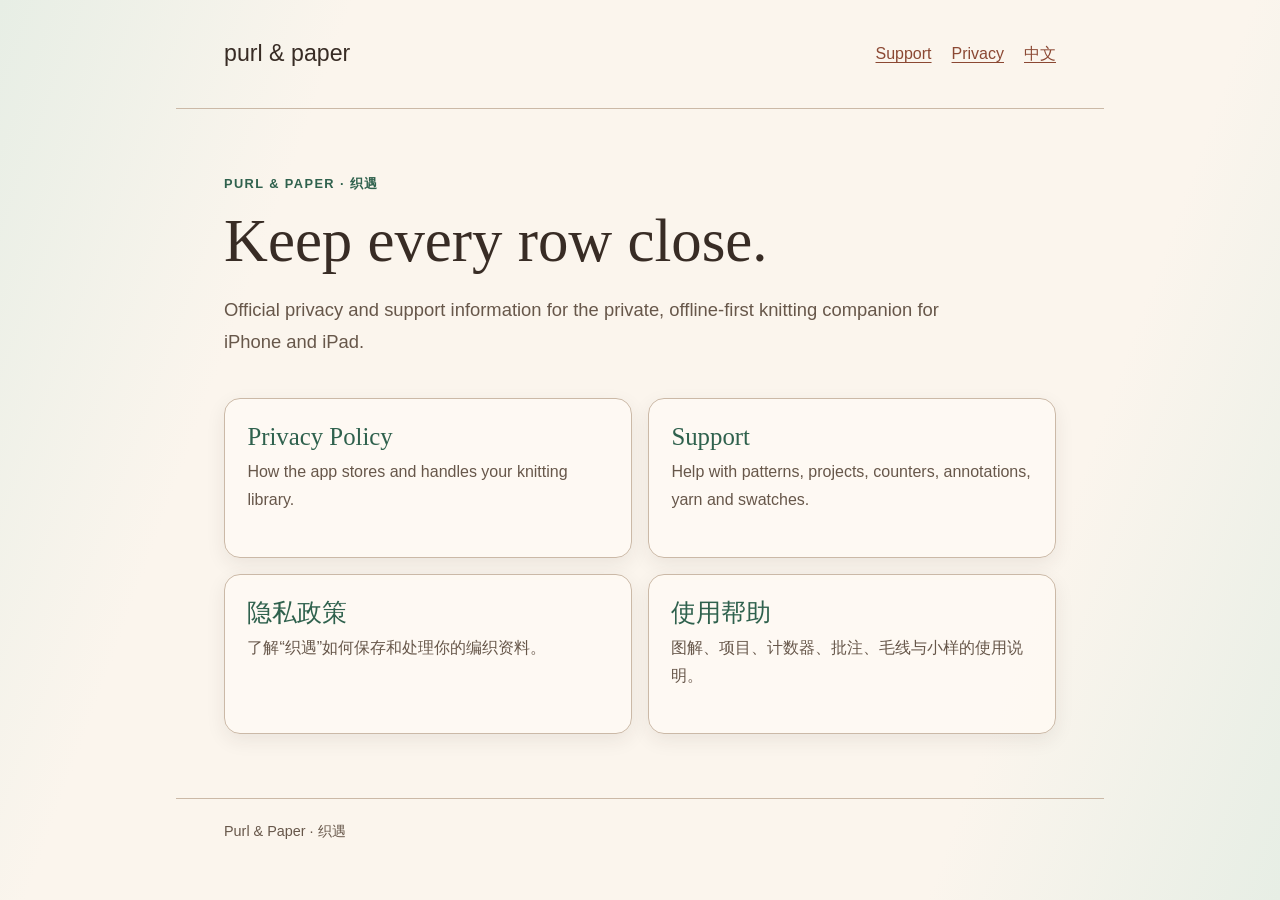
<file: index.html>
<!doctype html>
<html lang="en">
<head>
  <meta charset="utf-8">
  <meta name="viewport" content="width=device-width, initial-scale=1">
  <meta name="description" content="Privacy and support information for Purl &amp; Paper (织遇).">
  <title>Purl &amp; Paper · 织遇</title>
  <link rel="stylesheet" href="styles.css">
</head>
<body>
  <a class="skip" href="#main">Skip to content</a>
  <header>
    <a class="brand" href="index.html">purl &amp; paper</a>
    <nav aria-label="Main"><a href="support.html">Support</a><a href="privacy.html">Privacy</a><a lang="zh-Hans" href="privacy-zh.html">中文</a></nav>
  </header>
  <main id="main">
    <p class="eyebrow">Purl &amp; Paper · 织遇</p>
    <h1>Keep every row close.</h1>
    <p class="intro">Official privacy and support information for the private, offline-first knitting companion for iPhone and iPad.</p>
    <div class="link-grid">
      <a class="link-card" href="privacy.html"><strong>Privacy Policy</strong><span>How the app stores and handles your knitting library.</span></a>
      <a class="link-card" href="support.html"><strong>Support</strong><span>Help with patterns, projects, counters, annotations, yarn and swatches.</span></a>
      <a class="link-card" lang="zh-Hans" href="privacy-zh.html"><strong>隐私政策</strong><span>了解“织遇”如何保存和处理你的编织资料。</span></a>
      <a class="link-card" lang="zh-Hans" href="support-zh.html"><strong>使用帮助</strong><span>图解、项目、计数器、批注、毛线与小样的使用说明。</span></a>
    </div>
  </main>
  <footer>Purl &amp; Paper · 织遇</footer>
</body>
</html>
</file>
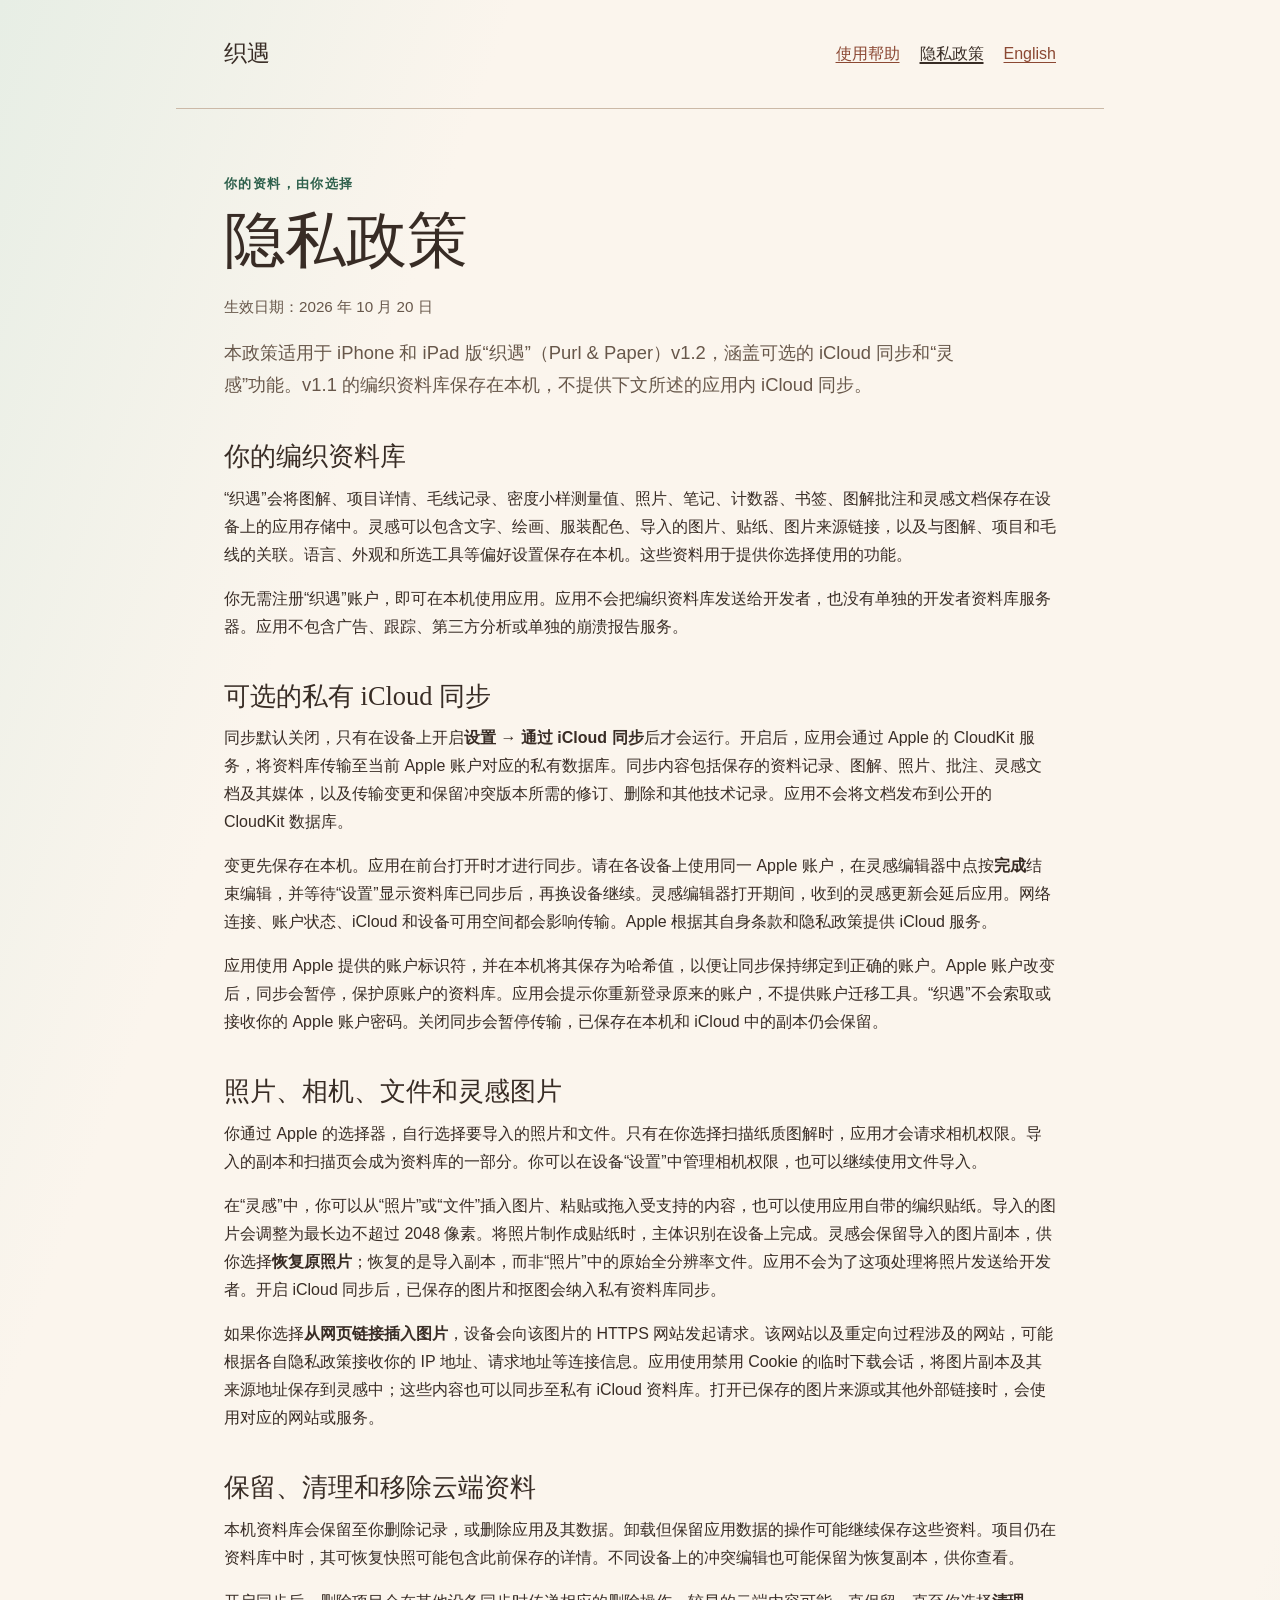
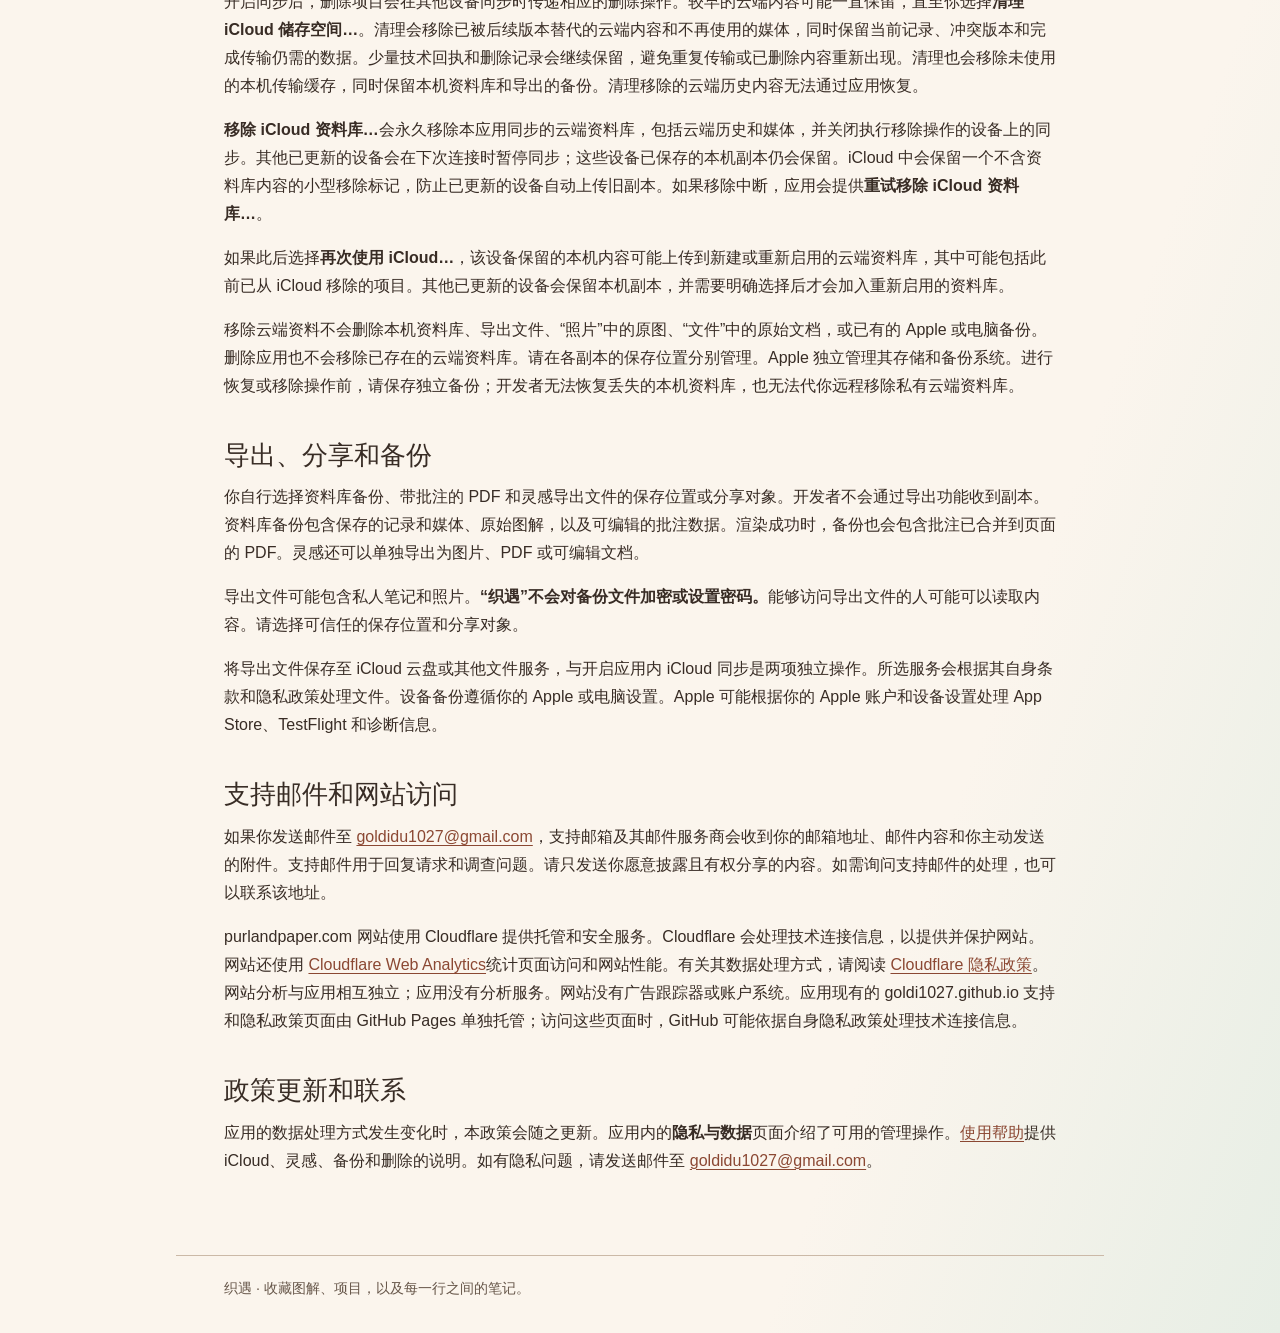
<file: privacy-zh.html>
<!doctype html>
<html lang="zh-Hans">
<head>
  <meta charset="utf-8">
  <meta name="viewport" content="width=device-width, initial-scale=1">
  <meta name="description" content="织遇（Purl &amp; Paper）v1.2 隐私政策：本机资料、可选的私有 iCloud 同步和灵感图片。">
  <title>隐私政策 · 织遇</title>
  <link rel="stylesheet" href="styles.css">
</head>
<body>
  <a class="skip" href="#main">跳到正文</a>
  <header>
    <a class="brand" href="index.html">织遇</a>
    <nav aria-label="主要导航"><a href="support-zh.html">使用帮助</a><a href="privacy-zh.html" aria-current="page">隐私政策</a><a lang="en" href="privacy.html">English</a></nav>
  </header>
  <main id="main">
    <p class="eyebrow">你的资料，由你选择</p>
    <h1>隐私政策</h1>
    <p class="meta">生效日期：2026 年 10 月 20 日</p>
    <p class="intro">本政策适用于 iPhone 和 iPad 版“织遇”（Purl &amp; Paper）v1.2，涵盖可选的 iCloud 同步和“灵感”功能。v1.1 的编织资料库保存在本机，不提供下文所述的应用内 iCloud 同步。</p>
    <h2>你的编织资料库</h2>
    <p>“织遇”会将图解、项目详情、毛线记录、密度小样测量值、照片、笔记、计数器、书签、图解批注和灵感文档保存在设备上的应用存储中。灵感可以包含文字、绘画、服装配色、导入的图片、贴纸、图片来源链接，以及与图解、项目和毛线的关联。语言、外观和所选工具等偏好设置保存在本机。这些资料用于提供你选择使用的功能。</p>
    <p>你无需注册“织遇”账户，即可在本机使用应用。应用不会把编织资料库发送给开发者，也没有单独的开发者资料库服务器。应用不包含广告、跟踪、第三方分析或单独的崩溃报告服务。</p>
    <h2>可选的私有 iCloud 同步</h2>
    <p>同步默认关闭，只有在设备上开启<strong>设置 → 通过 iCloud 同步</strong>后才会运行。开启后，应用会通过 Apple 的 CloudKit 服务，将资料库传输至当前 Apple 账户对应的私有数据库。同步内容包括保存的资料记录、图解、照片、批注、灵感文档及其媒体，以及传输变更和保留冲突版本所需的修订、删除和其他技术记录。应用不会将文档发布到公开的 CloudKit 数据库。</p>
    <p>变更先保存在本机。应用在前台打开时才进行同步。请在各设备上使用同一 Apple 账户，在灵感编辑器中点按<strong>完成</strong>结束编辑，并等待“设置”显示资料库已同步后，再换设备继续。灵感编辑器打开期间，收到的灵感更新会延后应用。网络连接、账户状态、iCloud 和设备可用空间都会影响传输。Apple 根据其自身条款和隐私政策提供 iCloud 服务。</p>
    <p>应用使用 Apple 提供的账户标识符，并在本机将其保存为哈希值，以便让同步保持绑定到正确的账户。Apple 账户改变后，同步会暂停，保护原账户的资料库。应用会提示你重新登录原来的账户，不提供账户迁移工具。“织遇”不会索取或接收你的 Apple 账户密码。关闭同步会暂停传输，已保存在本机和 iCloud 中的副本仍会保留。</p>
    <h2>照片、相机、文件和灵感图片</h2>
    <p>你通过 Apple 的选择器，自行选择要导入的照片和文件。只有在你选择扫描纸质图解时，应用才会请求相机权限。导入的副本和扫描页会成为资料库的一部分。你可以在设备“设置”中管理相机权限，也可以继续使用文件导入。</p>
    <p>在“灵感”中，你可以从“照片”或“文件”插入图片、粘贴或拖入受支持的内容，也可以使用应用自带的编织贴纸。导入的图片会调整为最长边不超过 2048 像素。将照片制作成贴纸时，主体识别在设备上完成。灵感会保留导入的图片副本，供你选择<strong>恢复原照片</strong>；恢复的是导入副本，而非“照片”中的原始全分辨率文件。应用不会为了这项处理将照片发送给开发者。开启 iCloud 同步后，已保存的图片和抠图会纳入私有资料库同步。</p>
    <p>如果你选择<strong>从网页链接插入图片</strong>，设备会向该图片的 HTTPS 网站发起请求。该网站以及重定向过程涉及的网站，可能根据各自隐私政策接收你的 IP 地址、请求地址等连接信息。应用使用禁用 Cookie 的临时下载会话，将图片副本及其来源地址保存到灵感中；这些内容也可以同步至私有 iCloud 资料库。打开已保存的图片来源或其他外部链接时，会使用对应的网站或服务。</p>
    <h2>保留、清理和移除云端资料</h2>
    <p>本机资料库会保留至你删除记录，或删除应用及其数据。卸载但保留应用数据的操作可能继续保存这些资料。项目仍在资料库中时，其可恢复快照可能包含此前保存的详情。不同设备上的冲突编辑也可能保留为恢复副本，供你查看。</p>
    <p>开启同步后，删除项目会在其他设备同步时传递相应的删除操作。较早的云端内容可能一直保留，直至你选择<strong>清理 iCloud 储存空间…</strong>。清理会移除已被后续版本替代的云端内容和不再使用的媒体，同时保留当前记录、冲突版本和完成传输仍需的数据。少量技术回执和删除记录会继续保留，避免重复传输或已删除内容重新出现。清理也会移除未使用的本机传输缓存，同时保留本机资料库和导出的备份。清理移除的云端历史内容无法通过应用恢复。</p>
    <p><strong>移除 iCloud 资料库…</strong>会永久移除本应用同步的云端资料库，包括云端历史和媒体，并关闭执行移除操作的设备上的同步。其他已更新的设备会在下次连接时暂停同步；这些设备已保存的本机副本仍会保留。iCloud 中会保留一个不含资料库内容的小型移除标记，防止已更新的设备自动上传旧副本。如果移除中断，应用会提供<strong>重试移除 iCloud 资料库…</strong>。</p>
    <p>如果此后选择<strong>再次使用 iCloud…</strong>，该设备保留的本机内容可能上传到新建或重新启用的云端资料库，其中可能包括此前已从 iCloud 移除的项目。其他已更新的设备会保留本机副本，并需要明确选择后才会加入重新启用的资料库。</p>
    <p>移除云端资料不会删除本机资料库、导出文件、“照片”中的原图、“文件”中的原始文档，或已有的 Apple 或电脑备份。删除应用也不会移除已存在的云端资料库。请在各副本的保存位置分别管理。Apple 独立管理其存储和备份系统。进行恢复或移除操作前，请保存独立备份；开发者无法恢复丢失的本机资料库，也无法代你远程移除私有云端资料库。</p>
    <h2>导出、分享和备份</h2>
    <p>你自行选择资料库备份、带批注的 PDF 和灵感导出文件的保存位置或分享对象。开发者不会通过导出功能收到副本。资料库备份包含保存的记录和媒体、原始图解，以及可编辑的批注数据。渲染成功时，备份也会包含批注已合并到页面的 PDF。灵感还可以单独导出为图片、PDF 或可编辑文档。</p>
    <p>导出文件可能包含私人笔记和照片。<strong>“织遇”不会对备份文件加密或设置密码。</strong>能够访问导出文件的人可能可以读取内容。请选择可信任的保存位置和分享对象。</p>
    <p>将导出文件保存至 iCloud 云盘或其他文件服务，与开启应用内 iCloud 同步是两项独立操作。所选服务会根据其自身条款和隐私政策处理文件。设备备份遵循你的 Apple 或电脑设置。Apple 可能根据你的 Apple 账户和设备设置处理 App Store、TestFlight 和诊断信息。</p>
    <h2>支持邮件和网站访问</h2>
    <p>如果你发送邮件至 <a href="mailto:goldidu1027@gmail.com">goldidu1027@gmail.com</a>，支持邮箱及其邮件服务商会收到你的邮箱地址、邮件内容和你主动发送的附件。支持邮件用于回复请求和调查问题。请只发送你愿意披露且有权分享的内容。如需询问支持邮件的处理，也可以联系该地址。</p>
    <p>purlandpaper.com 网站使用 Cloudflare 提供托管和安全服务。Cloudflare 会处理技术连接信息，以提供并保护网站。网站还使用 <a href="https://developers.cloudflare.com/web-analytics/about/">Cloudflare Web Analytics</a>统计页面访问和网站性能。有关其数据处理方式，请阅读 <a href="https://www.cloudflare.com/privacypolicy/">Cloudflare 隐私政策</a>。网站分析与应用相互独立；应用没有分析服务。网站没有广告跟踪器或账户系统。应用现有的 goldi1027.github.io 支持和隐私政策页面由 GitHub Pages 单独托管；访问这些页面时，GitHub 可能依据自身隐私政策处理技术连接信息。</p>
    <h2>政策更新和联系</h2>
    <p>应用的数据处理方式发生变化时，本政策会随之更新。应用内的<strong>隐私与数据</strong>页面介绍了可用的管理操作。<a href="support-zh.html">使用帮助</a>提供 iCloud、灵感、备份和删除的说明。如有隐私问题，请发送邮件至 <a href="mailto:goldidu1027@gmail.com">goldidu1027@gmail.com</a>。</p>
  </main>
  <footer>织遇 · 收藏图解、项目，以及每一行之间的笔记。</footer>
</body>
</html>
</file>
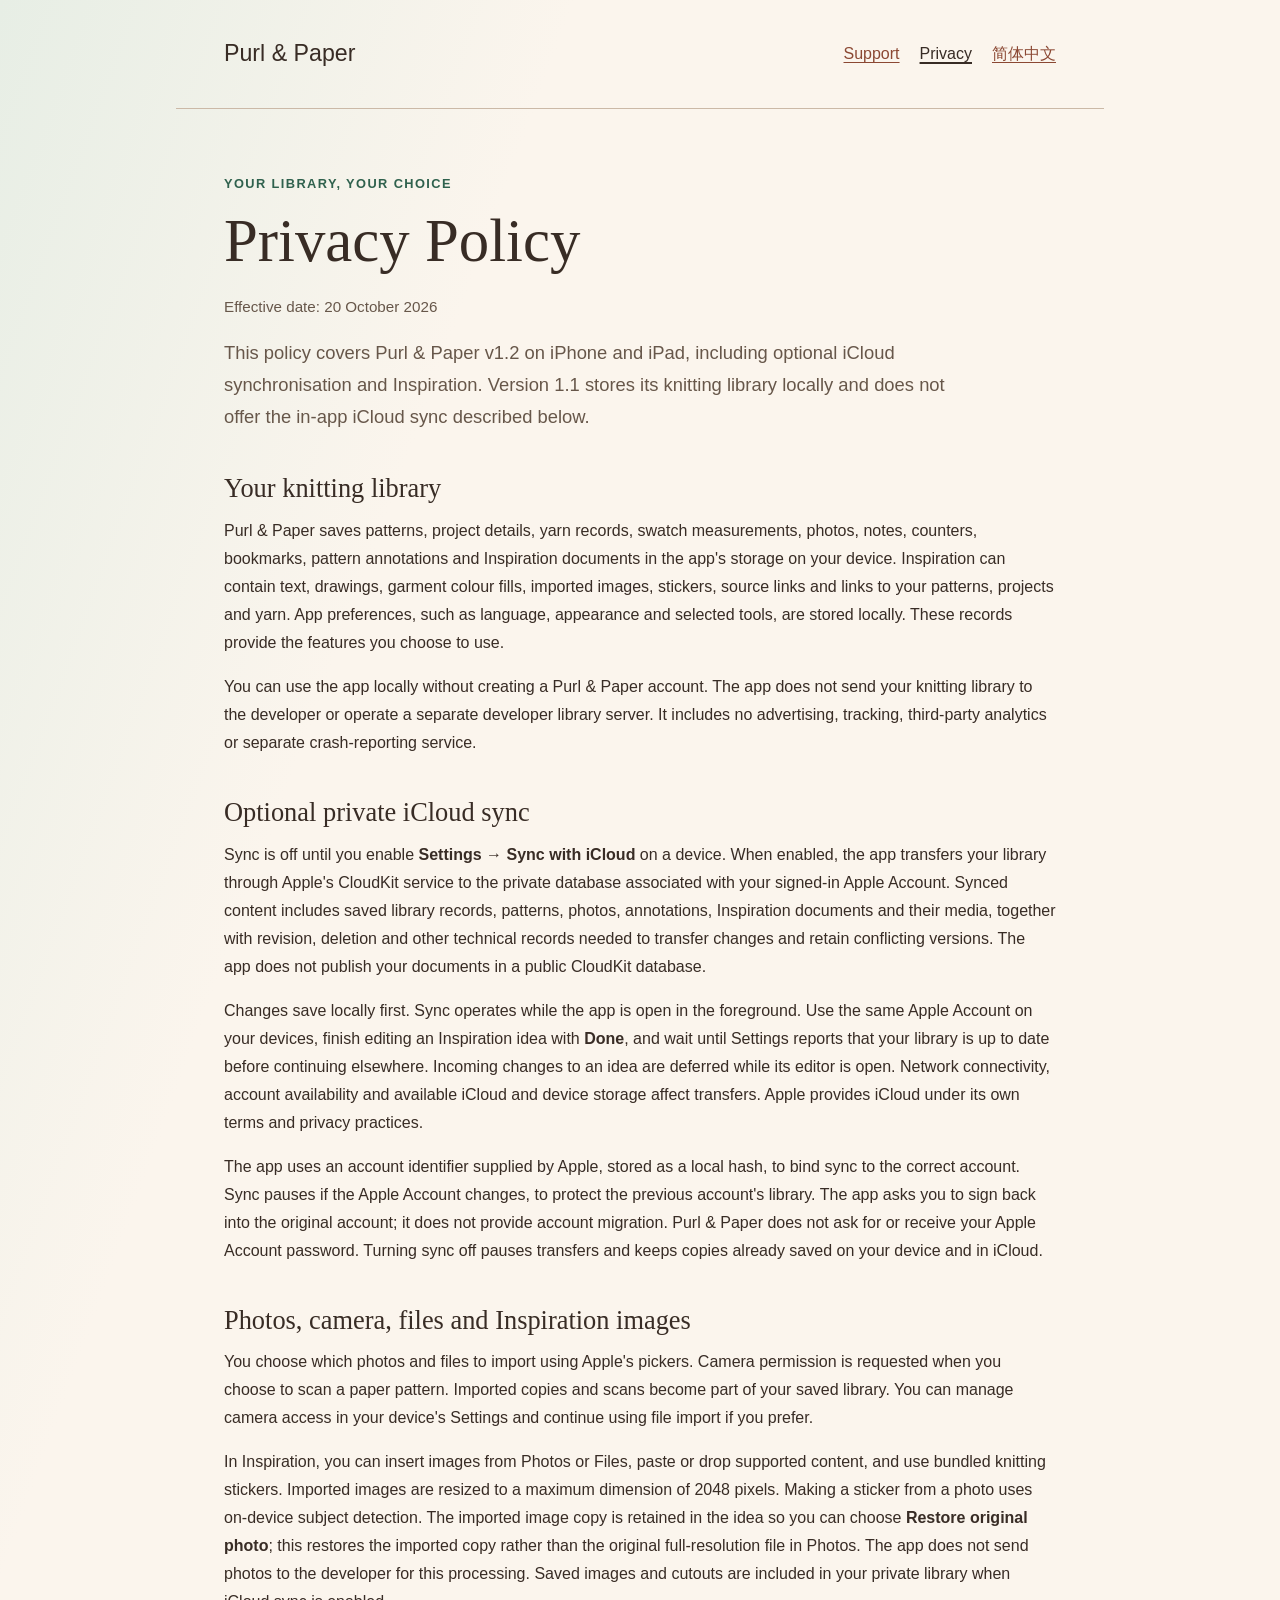
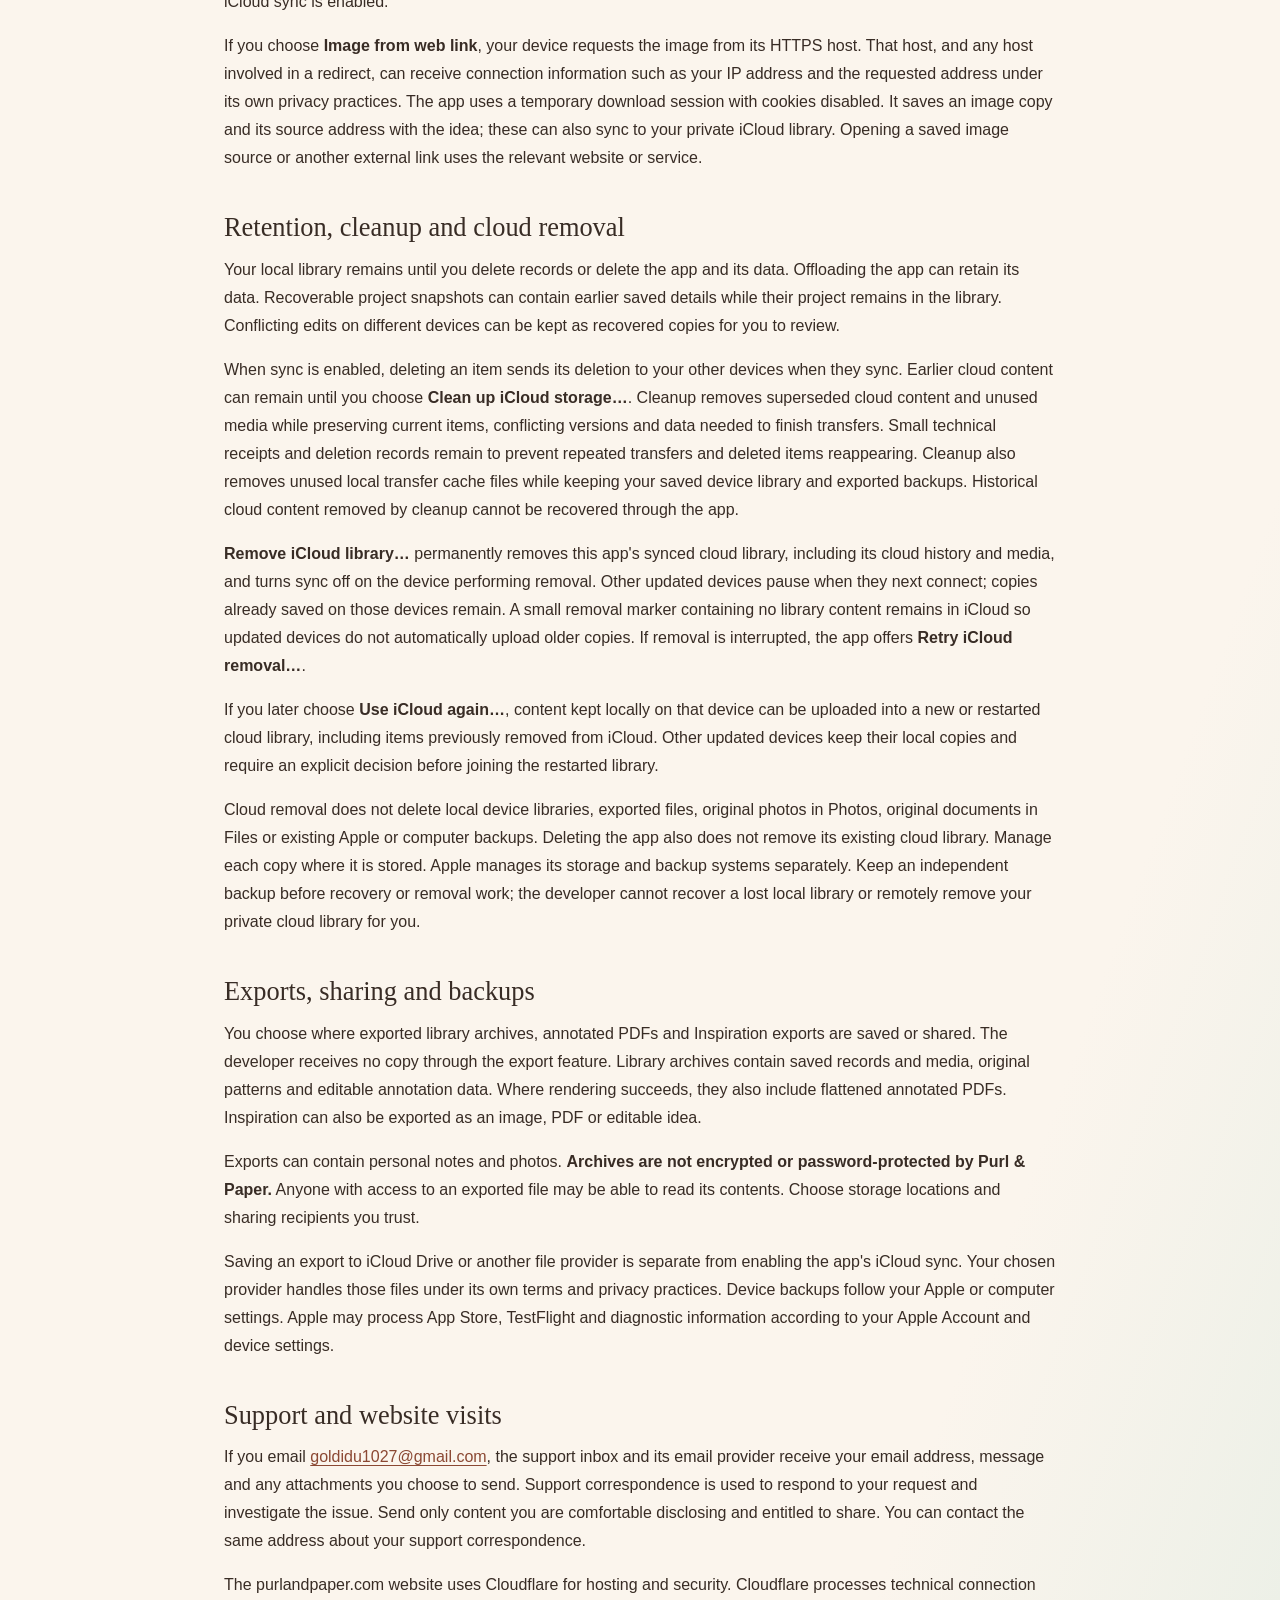
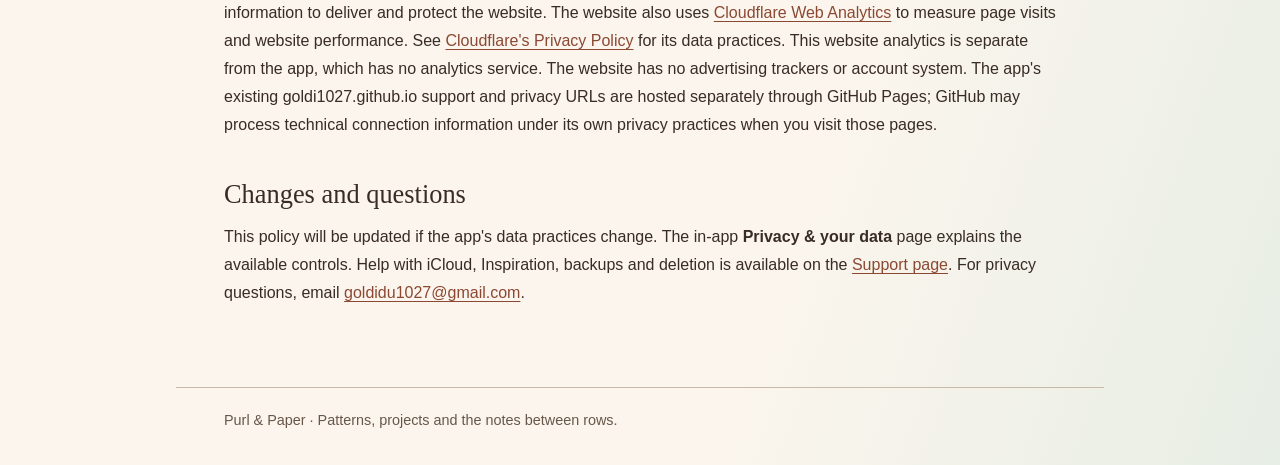
<file: privacy.html>
<!doctype html>
<html lang="en">
<head>
  <meta charset="utf-8">
  <meta name="viewport" content="width=device-width, initial-scale=1">
  <meta name="description" content="How Purl &amp; Paper v1.2 handles your knitting library, optional private iCloud sync and Inspiration images.">
  <title>Privacy · Purl &amp; Paper</title>
  <link rel="stylesheet" href="styles.css">
</head>
<body>
  <a class="skip" href="#main">Skip to content</a>
  <header>
    <a class="brand" href="support.html">Purl &amp; Paper</a>
    <nav aria-label="Main"><a href="support.html">Support</a><a href="privacy.html" aria-current="page">Privacy</a><a lang="zh-Hans" href="privacy-zh.html">简体中文</a></nav>
  </header>
  <main id="main">
    <p class="eyebrow">Your library, your choice</p>
    <h1>Privacy Policy</h1>
    <p class="meta">Effective date: 20 October 2026</p>
    <p class="intro">This policy covers Purl &amp; Paper v1.2 on iPhone and iPad, including optional iCloud synchronisation and Inspiration. Version 1.1 stores its knitting library locally and does not offer the in-app iCloud sync described below.</p>
    <h2>Your knitting library</h2>
    <p>Purl &amp; Paper saves patterns, project details, yarn records, swatch measurements, photos, notes, counters, bookmarks, pattern annotations and Inspiration documents in the app's storage on your device. Inspiration can contain text, drawings, garment colour fills, imported images, stickers, source links and links to your patterns, projects and yarn. App preferences, such as language, appearance and selected tools, are stored locally. These records provide the features you choose to use.</p>
    <p>You can use the app locally without creating a Purl &amp; Paper account. The app does not send your knitting library to the developer or operate a separate developer library server. It includes no advertising, tracking, third-party analytics or separate crash-reporting service.</p>
    <h2>Optional private iCloud sync</h2>
    <p>Sync is off until you enable <strong>Settings → Sync with iCloud</strong> on a device. When enabled, the app transfers your library through Apple's CloudKit service to the private database associated with your signed-in Apple Account. Synced content includes saved library records, patterns, photos, annotations, Inspiration documents and their media, together with revision, deletion and other technical records needed to transfer changes and retain conflicting versions. The app does not publish your documents in a public CloudKit database.</p>
    <p>Changes save locally first. Sync operates while the app is open in the foreground. Use the same Apple Account on your devices, finish editing an Inspiration idea with <strong>Done</strong>, and wait until Settings reports that your library is up to date before continuing elsewhere. Incoming changes to an idea are deferred while its editor is open. Network connectivity, account availability and available iCloud and device storage affect transfers. Apple provides iCloud under its own terms and privacy practices.</p>
    <p>The app uses an account identifier supplied by Apple, stored as a local hash, to bind sync to the correct account. Sync pauses if the Apple Account changes, to protect the previous account's library. The app asks you to sign back into the original account; it does not provide account migration. Purl &amp; Paper does not ask for or receive your Apple Account password. Turning sync off pauses transfers and keeps copies already saved on your device and in iCloud.</p>
    <h2>Photos, camera, files and Inspiration images</h2>
    <p>You choose which photos and files to import using Apple's pickers. Camera permission is requested when you choose to scan a paper pattern. Imported copies and scans become part of your saved library. You can manage camera access in your device's Settings and continue using file import if you prefer.</p>
    <p>In Inspiration, you can insert images from Photos or Files, paste or drop supported content, and use bundled knitting stickers. Imported images are resized to a maximum dimension of 2048 pixels. Making a sticker from a photo uses on-device subject detection. The imported image copy is retained in the idea so you can choose <strong>Restore original photo</strong>; this restores the imported copy rather than the original full-resolution file in Photos. The app does not send photos to the developer for this processing. Saved images and cutouts are included in your private library when iCloud sync is enabled.</p>
    <p>If you choose <strong>Image from web link</strong>, your device requests the image from its HTTPS host. That host, and any host involved in a redirect, can receive connection information such as your IP address and the requested address under its own privacy practices. The app uses a temporary download session with cookies disabled. It saves an image copy and its source address with the idea; these can also sync to your private iCloud library. Opening a saved image source or another external link uses the relevant website or service.</p>
    <h2>Retention, cleanup and cloud removal</h2>
    <p>Your local library remains until you delete records or delete the app and its data. Offloading the app can retain its data. Recoverable project snapshots can contain earlier saved details while their project remains in the library. Conflicting edits on different devices can be kept as recovered copies for you to review.</p>
    <p>When sync is enabled, deleting an item sends its deletion to your other devices when they sync. Earlier cloud content can remain until you choose <strong>Clean up iCloud storage…</strong>. Cleanup removes superseded cloud content and unused media while preserving current items, conflicting versions and data needed to finish transfers. Small technical receipts and deletion records remain to prevent repeated transfers and deleted items reappearing. Cleanup also removes unused local transfer cache files while keeping your saved device library and exported backups. Historical cloud content removed by cleanup cannot be recovered through the app.</p>
    <p><strong>Remove iCloud library…</strong> permanently removes this app's synced cloud library, including its cloud history and media, and turns sync off on the device performing removal. Other updated devices pause when they next connect; copies already saved on those devices remain. A small removal marker containing no library content remains in iCloud so updated devices do not automatically upload older copies. If removal is interrupted, the app offers <strong>Retry iCloud removal…</strong>.</p>
    <p>If you later choose <strong>Use iCloud again…</strong>, content kept locally on that device can be uploaded into a new or restarted cloud library, including items previously removed from iCloud. Other updated devices keep their local copies and require an explicit decision before joining the restarted library.</p>
    <p>Cloud removal does not delete local device libraries, exported files, original photos in Photos, original documents in Files or existing Apple or computer backups. Deleting the app also does not remove its existing cloud library. Manage each copy where it is stored. Apple manages its storage and backup systems separately. Keep an independent backup before recovery or removal work; the developer cannot recover a lost local library or remotely remove your private cloud library for you.</p>
    <h2>Exports, sharing and backups</h2>
    <p>You choose where exported library archives, annotated PDFs and Inspiration exports are saved or shared. The developer receives no copy through the export feature. Library archives contain saved records and media, original patterns and editable annotation data. Where rendering succeeds, they also include flattened annotated PDFs. Inspiration can also be exported as an image, PDF or editable idea.</p>
    <p>Exports can contain personal notes and photos. <strong>Archives are not encrypted or password-protected by Purl &amp; Paper.</strong> Anyone with access to an exported file may be able to read its contents. Choose storage locations and sharing recipients you trust.</p>
    <p>Saving an export to iCloud Drive or another file provider is separate from enabling the app's iCloud sync. Your chosen provider handles those files under its own terms and privacy practices. Device backups follow your Apple or computer settings. Apple may process App Store, TestFlight and diagnostic information according to your Apple Account and device settings.</p>
    <h2>Support and website visits</h2>
    <p>If you email <a href="mailto:goldidu1027@gmail.com">goldidu1027@gmail.com</a>, the support inbox and its email provider receive your email address, message and any attachments you choose to send. Support correspondence is used to respond to your request and investigate the issue. Send only content you are comfortable disclosing and entitled to share. You can contact the same address about your support correspondence.</p>
    <p>The purlandpaper.com website uses Cloudflare for hosting and security. Cloudflare processes technical connection information to deliver and protect the website. The website also uses <a href="https://developers.cloudflare.com/web-analytics/about/">Cloudflare Web Analytics</a> to measure page visits and website performance. See <a href="https://www.cloudflare.com/privacypolicy/">Cloudflare's Privacy Policy</a> for its data practices. This website analytics is separate from the app, which has no analytics service. The website has no advertising trackers or account system. The app's existing goldi1027.github.io support and privacy URLs are hosted separately through GitHub Pages; GitHub may process technical connection information under its own privacy practices when you visit those pages.</p>
    <h2>Changes and questions</h2>
    <p>This policy will be updated if the app's data practices change. The in-app <strong>Privacy &amp; your data</strong> page explains the available controls. Help with iCloud, Inspiration, backups and deletion is available on the <a href="support.html">Support page</a>. For privacy questions, email <a href="mailto:goldidu1027@gmail.com">goldidu1027@gmail.com</a>.</p>
  </main>
  <footer>Purl &amp; Paper · Patterns, projects and the notes between rows.</footer>
</body>
</html>
</file>
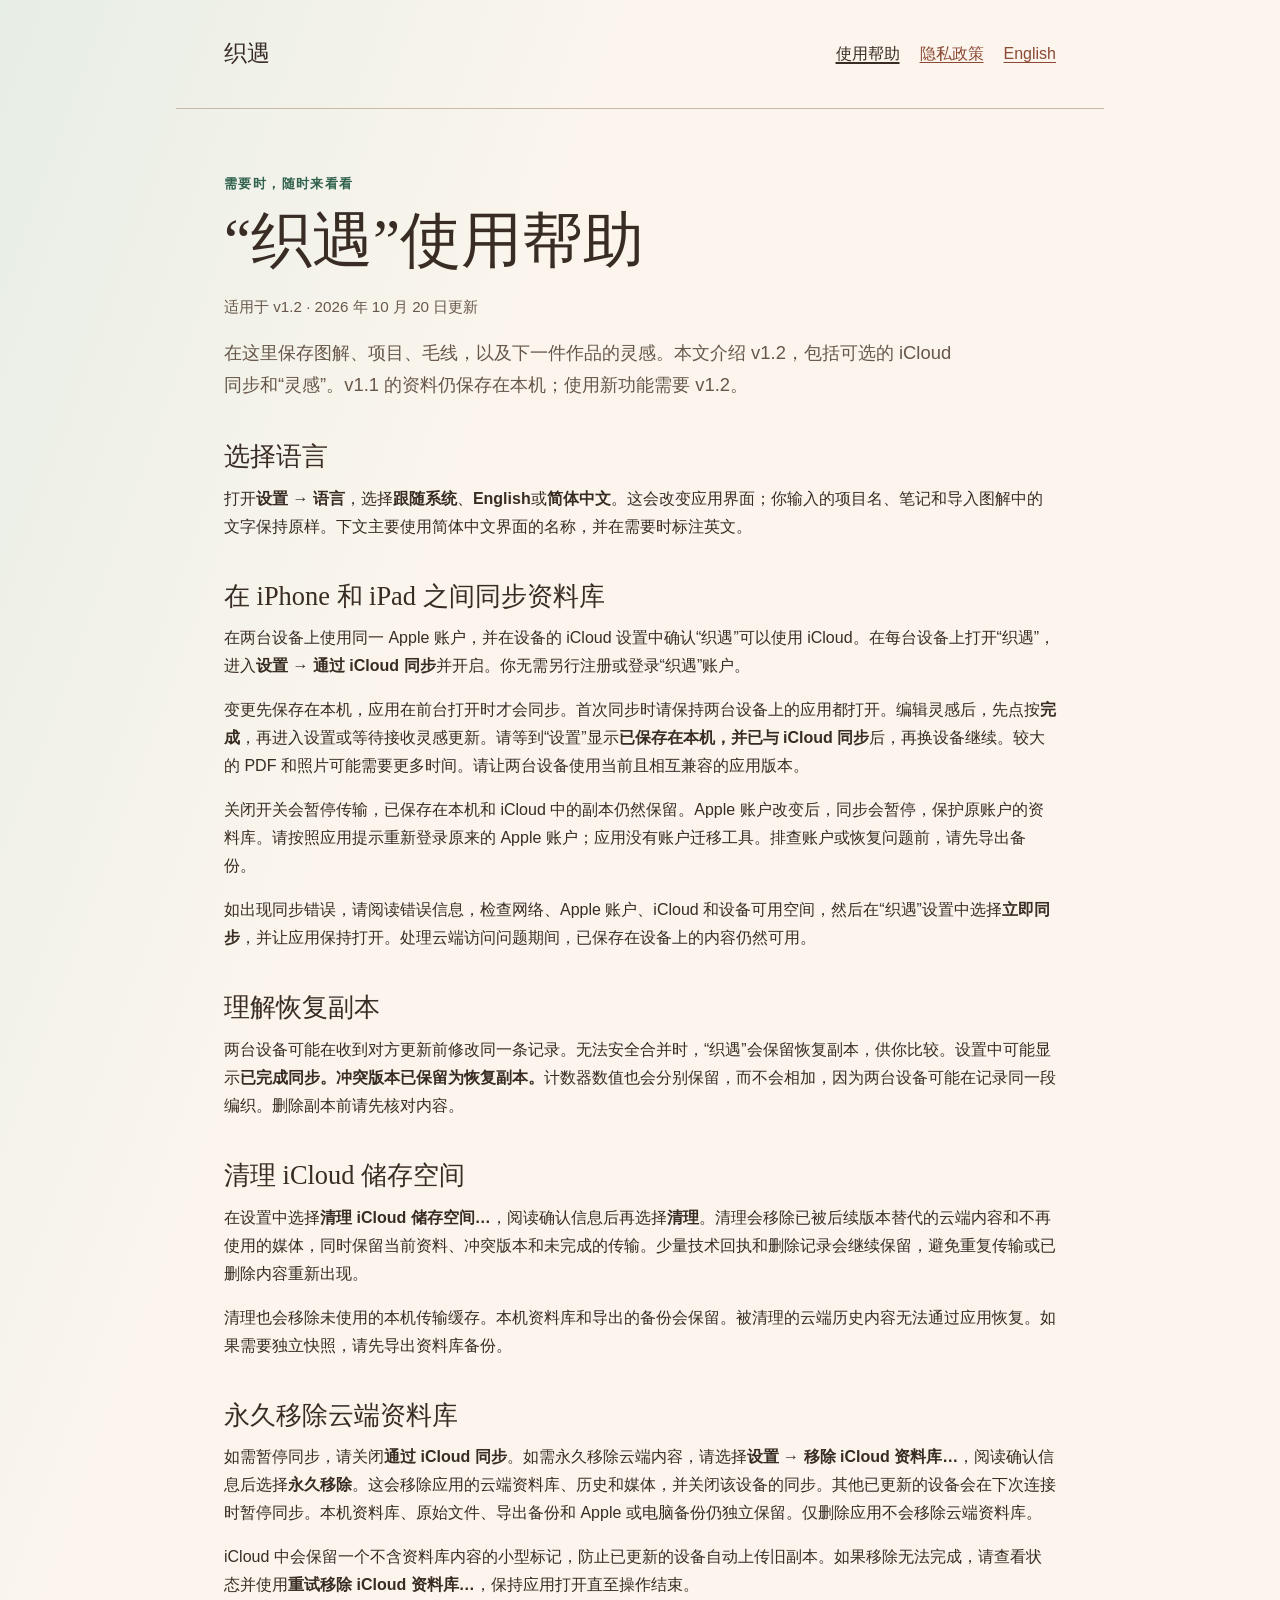
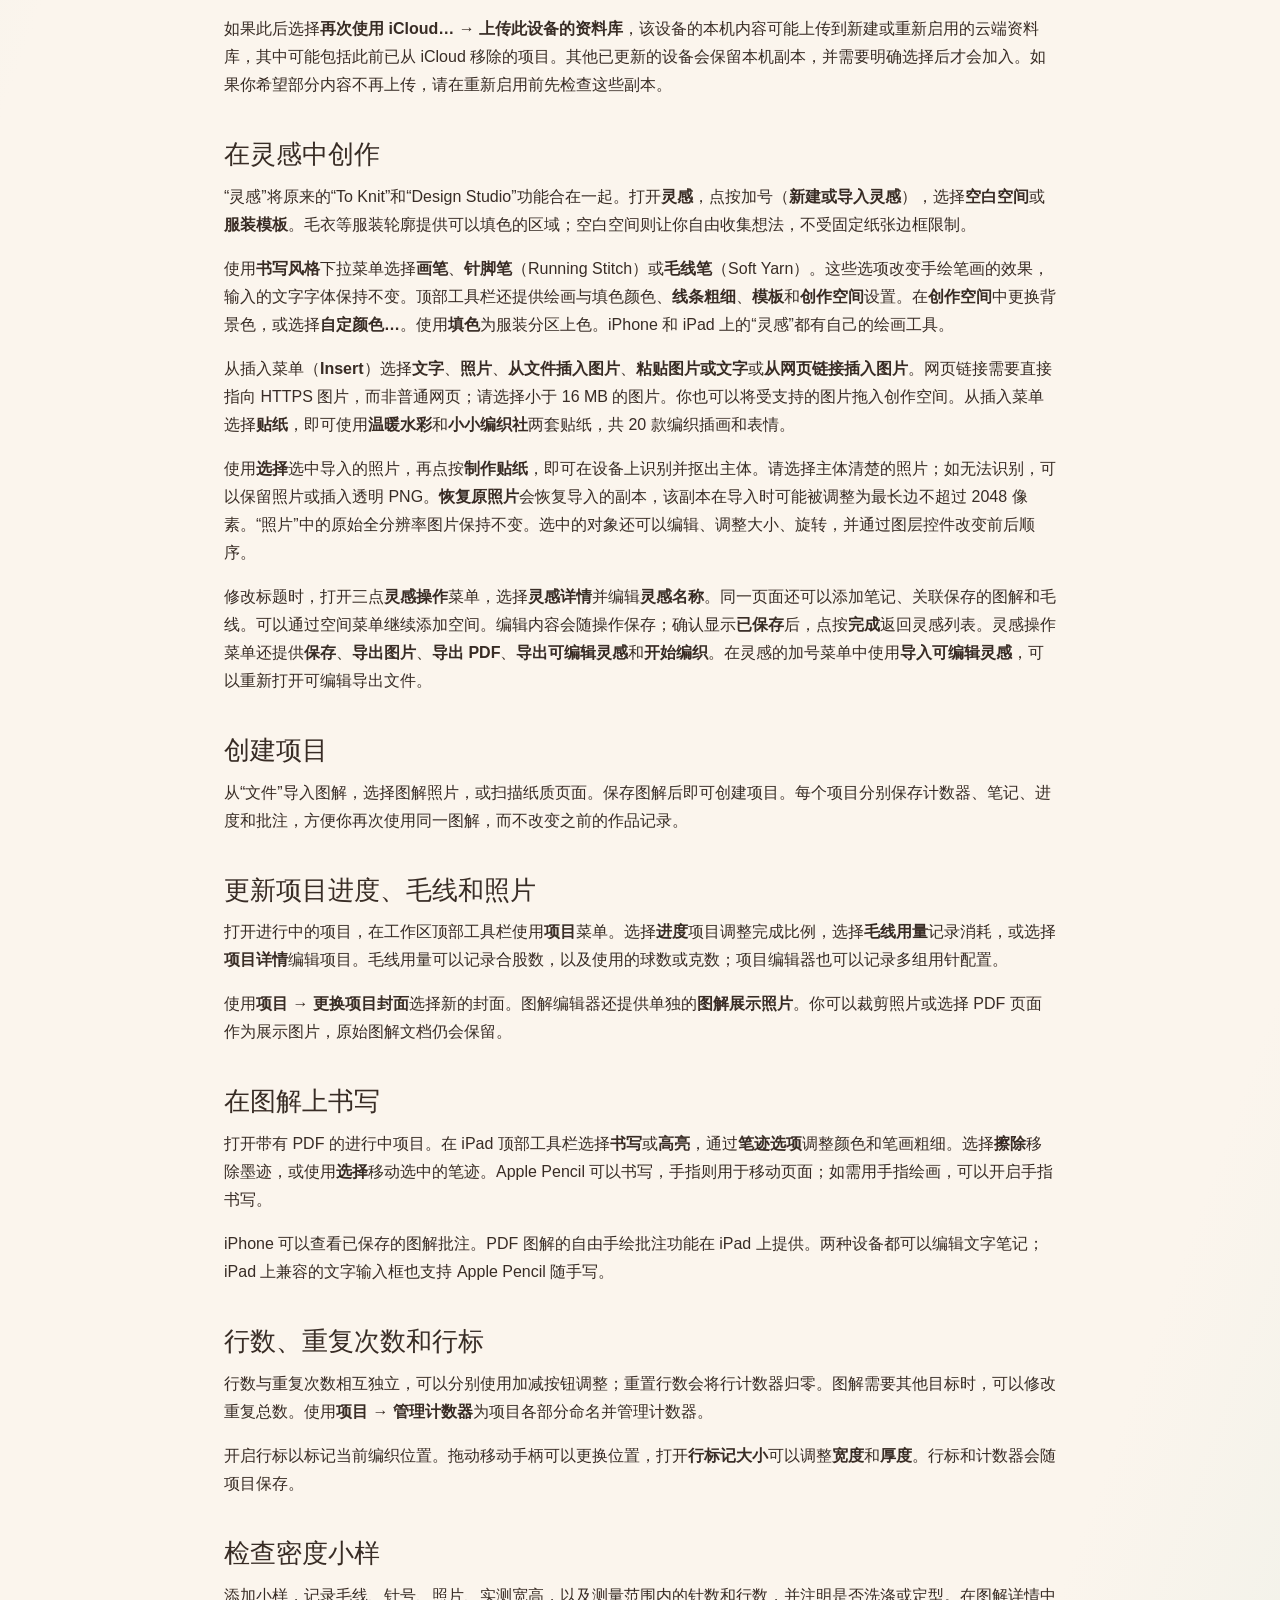
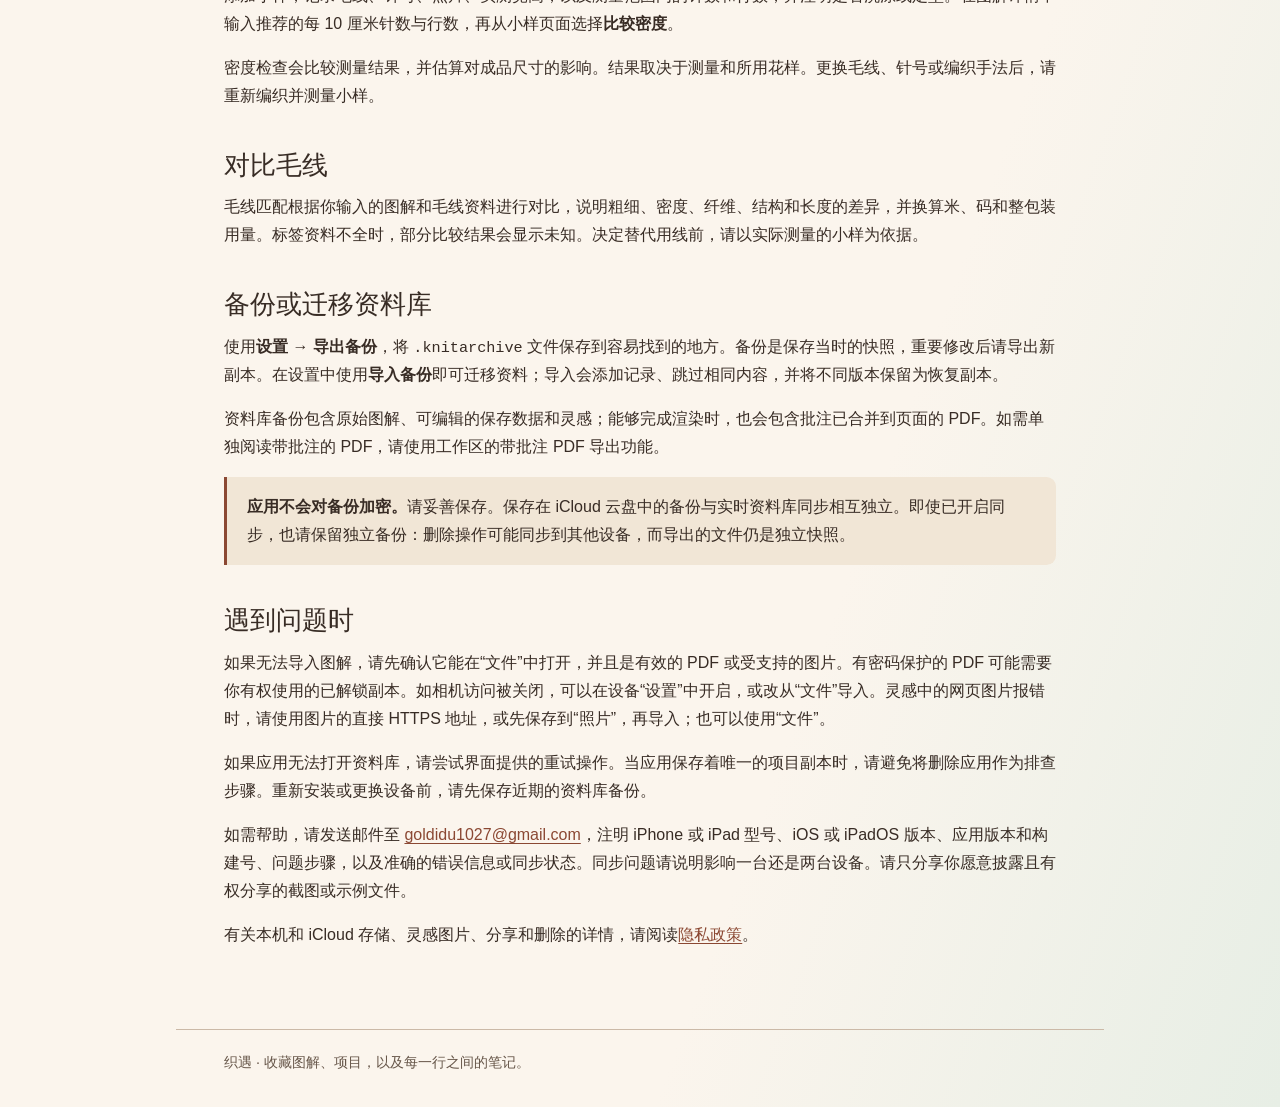
<file: support-zh.html>
<!doctype html>
<html lang="zh-Hans">
<head>
  <meta charset="utf-8">
  <meta name="viewport" content="width=device-width, initial-scale=1">
  <meta name="description" content="织遇（Purl &amp; Paper）v1.2 使用帮助：iCloud 同步、灵感、图解、项目、批注、毛线、小样和备份。">
  <title>使用帮助 · 织遇</title>
  <link rel="stylesheet" href="styles.css">
</head>
<body>
  <a class="skip" href="#main">跳到正文</a>
  <header>
    <a class="brand" href="index.html">织遇</a>
    <nav aria-label="主要导航"><a href="support-zh.html" aria-current="page">使用帮助</a><a href="privacy-zh.html">隐私政策</a><a lang="en" href="support.html">English</a></nav>
  </header>
  <main id="main">
    <p class="eyebrow">需要时，随时来看看</p>
    <h1>“织遇”使用帮助</h1>
    <p class="meta">适用于 v1.2 · 2026 年 10 月 20 日更新</p>
    <p class="intro">在这里保存图解、项目、毛线，以及下一件作品的灵感。本文介绍 v1.2，包括可选的 iCloud 同步和“灵感”。v1.1 的资料仍保存在本机；使用新功能需要 v1.2。</p>
    <h2>选择语言</h2>
    <p>打开<strong>设置 → 语言</strong>，选择<strong>跟随系统</strong>、<strong>English</strong>或<strong>简体中文</strong>。这会改变应用界面；你输入的项目名、笔记和导入图解中的文字保持原样。下文主要使用简体中文界面的名称，并在需要时标注英文。</p>
    <h2>在 iPhone 和 iPad 之间同步资料库</h2>
    <p>在两台设备上使用同一 Apple 账户，并在设备的 iCloud 设置中确认“织遇”可以使用 iCloud。在每台设备上打开“织遇”，进入<strong>设置 → 通过 iCloud 同步</strong>并开启。你无需另行注册或登录“织遇”账户。</p>
    <p>变更先保存在本机，应用在前台打开时才会同步。首次同步时请保持两台设备上的应用都打开。编辑灵感后，先点按<strong>完成</strong>，再进入设置或等待接收灵感更新。请等到“设置”显示<strong>已保存在本机，并已与 iCloud 同步</strong>后，再换设备继续。较大的 PDF 和照片可能需要更多时间。请让两台设备使用当前且相互兼容的应用版本。</p>
    <p>关闭开关会暂停传输，已保存在本机和 iCloud 中的副本仍然保留。Apple 账户改变后，同步会暂停，保护原账户的资料库。请按照应用提示重新登录原来的 Apple 账户；应用没有账户迁移工具。排查账户或恢复问题前，请先导出备份。</p>
    <p>如出现同步错误，请阅读错误信息，检查网络、Apple 账户、iCloud 和设备可用空间，然后在“织遇”设置中选择<strong>立即同步</strong>，并让应用保持打开。处理云端访问问题期间，已保存在设备上的内容仍然可用。</p>
    <h2>理解恢复副本</h2>
    <p>两台设备可能在收到对方更新前修改同一条记录。无法安全合并时，“织遇”会保留恢复副本，供你比较。设置中可能显示<strong>已完成同步。冲突版本已保留为恢复副本。</strong>计数器数值也会分别保留，而不会相加，因为两台设备可能在记录同一段编织。删除副本前请先核对内容。</p>
    <h2>清理 iCloud 储存空间</h2>
    <p>在设置中选择<strong>清理 iCloud 储存空间…</strong>，阅读确认信息后再选择<strong>清理</strong>。清理会移除已被后续版本替代的云端内容和不再使用的媒体，同时保留当前资料、冲突版本和未完成的传输。少量技术回执和删除记录会继续保留，避免重复传输或已删除内容重新出现。</p>
    <p>清理也会移除未使用的本机传输缓存。本机资料库和导出的备份会保留。被清理的云端历史内容无法通过应用恢复。如果需要独立快照，请先导出资料库备份。</p>
    <h2>永久移除云端资料库</h2>
    <p>如需暂停同步，请关闭<strong>通过 iCloud 同步</strong>。如需永久移除云端内容，请选择<strong>设置 → 移除 iCloud 资料库…</strong>，阅读确认信息后选择<strong>永久移除</strong>。这会移除应用的云端资料库、历史和媒体，并关闭该设备的同步。其他已更新的设备会在下次连接时暂停同步。本机资料库、原始文件、导出备份和 Apple 或电脑备份仍独立保留。仅删除应用不会移除云端资料库。</p>
    <p>iCloud 中会保留一个不含资料库内容的小型标记，防止已更新的设备自动上传旧副本。如果移除无法完成，请查看状态并使用<strong>重试移除 iCloud 资料库…</strong>，保持应用打开直至操作结束。</p>
    <p>如果此后选择<strong>再次使用 iCloud… → 上传此设备的资料库</strong>，该设备的本机内容可能上传到新建或重新启用的云端资料库，其中可能包括此前已从 iCloud 移除的项目。其他已更新的设备会保留本机副本，并需要明确选择后才会加入。如果你希望部分内容不再上传，请在重新启用前先检查这些副本。</p>
    <h2>在灵感中创作</h2>
    <p>“灵感”将原来的“To Knit”和“Design Studio”功能合在一起。打开<strong>灵感</strong>，点按加号（<strong>新建或导入灵感</strong>），选择<strong>空白空间</strong>或<strong>服装模板</strong>。毛衣等服装轮廓提供可以填色的区域；空白空间则让你自由收集想法，不受固定纸张边框限制。</p>
    <p>使用<strong>书写风格</strong>下拉菜单选择<strong>画笔</strong>、<strong>针脚笔</strong>（Running Stitch）或<strong>毛线笔</strong>（Soft Yarn）。这些选项改变手绘笔画的效果，输入的文字字体保持不变。顶部工具栏还提供绘画与填色颜色、<strong>线条粗细</strong>、<strong>模板</strong>和<strong>创作空间</strong>设置。在<strong>创作空间</strong>中更换背景色，或选择<strong>自定颜色…</strong>。使用<strong>填色</strong>为服装分区上色。iPhone 和 iPad 上的“灵感”都有自己的绘画工具。</p>
    <p>从插入菜单（<strong>Insert</strong>）选择<strong>文字</strong>、<strong>照片</strong>、<strong>从文件插入图片</strong>、<strong>粘贴图片或文字</strong>或<strong>从网页链接插入图片</strong>。网页链接需要直接指向 HTTPS 图片，而非普通网页；请选择小于 16 MB 的图片。你也可以将受支持的图片拖入创作空间。从插入菜单选择<strong>贴纸</strong>，即可使用<strong>温暖水彩</strong>和<strong>小小编织社</strong>两套贴纸，共 20 款编织插画和表情。</p>
    <p>使用<strong>选择</strong>选中导入的照片，再点按<strong>制作贴纸</strong>，即可在设备上识别并抠出主体。请选择主体清楚的照片；如无法识别，可以保留照片或插入透明 PNG。<strong>恢复原照片</strong>会恢复导入的副本，该副本在导入时可能被调整为最长边不超过 2048 像素。“照片”中的原始全分辨率图片保持不变。选中的对象还可以编辑、调整大小、旋转，并通过图层控件改变前后顺序。</p>
    <p>修改标题时，打开三点<strong>灵感操作</strong>菜单，选择<strong>灵感详情</strong>并编辑<strong>灵感名称</strong>。同一页面还可以添加笔记、关联保存的图解和毛线。可以通过空间菜单继续添加空间。编辑内容会随操作保存；确认显示<strong>已保存</strong>后，点按<strong>完成</strong>返回灵感列表。灵感操作菜单还提供<strong>保存</strong>、<strong>导出图片</strong>、<strong>导出 PDF</strong>、<strong>导出可编辑灵感</strong>和<strong>开始编织</strong>。在灵感的加号菜单中使用<strong>导入可编辑灵感</strong>，可以重新打开可编辑导出文件。</p>
    <h2>创建项目</h2>
    <p>从“文件”导入图解，选择图解照片，或扫描纸质页面。保存图解后即可创建项目。每个项目分别保存计数器、笔记、进度和批注，方便你再次使用同一图解，而不改变之前的作品记录。</p>
    <h2>更新项目进度、毛线和照片</h2>
    <p>打开进行中的项目，在工作区顶部工具栏使用<strong>项目</strong>菜单。选择<strong>进度</strong>项目调整完成比例，选择<strong>毛线用量</strong>记录消耗，或选择<strong>项目详情</strong>编辑项目。毛线用量可以记录合股数，以及使用的球数或克数；项目编辑器也可以记录多组用针配置。</p>
    <p>使用<strong>项目 → 更换项目封面</strong>选择新的封面。图解编辑器还提供单独的<strong>图解展示照片</strong>。你可以裁剪照片或选择 PDF 页面作为展示图片，原始图解文档仍会保留。</p>
    <h2>在图解上书写</h2>
    <p>打开带有 PDF 的进行中项目。在 iPad 顶部工具栏选择<strong>书写</strong>或<strong>高亮</strong>，通过<strong>笔迹选项</strong>调整颜色和笔画粗细。选择<strong>擦除</strong>移除墨迹，或使用<strong>选择</strong>移动选中的笔迹。Apple Pencil 可以书写，手指则用于移动页面；如需用手指绘画，可以开启手指书写。</p>
    <p>iPhone 可以查看已保存的图解批注。PDF 图解的自由手绘批注功能在 iPad 上提供。两种设备都可以编辑文字笔记；iPad 上兼容的文字输入框也支持 Apple Pencil 随手写。</p>
    <h2>行数、重复次数和行标</h2>
    <p>行数与重复次数相互独立，可以分别使用加减按钮调整；重置行数会将行计数器归零。图解需要其他目标时，可以修改重复总数。使用<strong>项目 → 管理计数器</strong>为项目各部分命名并管理计数器。</p>
    <p>开启行标以标记当前编织位置。拖动移动手柄可以更换位置，打开<strong>行标记大小</strong>可以调整<strong>宽度</strong>和<strong>厚度</strong>。行标和计数器会随项目保存。</p>
    <h2>检查密度小样</h2>
    <p>添加小样，记录毛线、针号、照片、实测宽高，以及测量范围内的针数和行数，并注明是否洗涤或定型。在图解详情中输入推荐的每 10 厘米针数与行数，再从小样页面选择<strong>比较密度</strong>。</p>
    <p>密度检查会比较测量结果，并估算对成品尺寸的影响。结果取决于测量和所用花样。更换毛线、针号或编织手法后，请重新编织并测量小样。</p>
    <h2>对比毛线</h2>
    <p>毛线匹配根据你输入的图解和毛线资料进行对比，说明粗细、密度、纤维、结构和长度的差异，并换算米、码和整包装用量。标签资料不全时，部分比较结果会显示未知。决定替代用线前，请以实际测量的小样为依据。</p>
    <h2>备份或迁移资料库</h2>
    <p>使用<strong>设置 → 导出备份</strong>，将 <code>.knitarchive</code> 文件保存到容易找到的地方。备份是保存当时的快照，重要修改后请导出新副本。在设置中使用<strong>导入备份</strong>即可迁移资料；导入会添加记录、跳过相同内容，并将不同版本保留为恢复副本。</p>
    <p>资料库备份包含原始图解、可编辑的保存数据和灵感；能够完成渲染时，也会包含批注已合并到页面的 PDF。如需单独阅读带批注的 PDF，请使用工作区的带批注 PDF 导出功能。</p>
    <p class="note"><strong>应用不会对备份加密。</strong>请妥善保存。保存在 iCloud 云盘中的备份与实时资料库同步相互独立。即使已开启同步，也请保留独立备份：删除操作可能同步到其他设备，而导出的文件仍是独立快照。</p>
    <h2>遇到问题时</h2>
    <p>如果无法导入图解，请先确认它能在“文件”中打开，并且是有效的 PDF 或受支持的图片。有密码保护的 PDF 可能需要你有权使用的已解锁副本。如相机访问被关闭，可以在设备“设置”中开启，或改从“文件”导入。灵感中的网页图片报错时，请使用图片的直接 HTTPS 地址，或先保存到“照片”，再导入；也可以使用“文件”。</p>
    <p>如果应用无法打开资料库，请尝试界面提供的重试操作。当应用保存着唯一的项目副本时，请避免将删除应用作为排查步骤。重新安装或更换设备前，请先保存近期的资料库备份。</p>
    <p>如需帮助，请发送邮件至 <a href="mailto:goldidu1027@gmail.com">goldidu1027@gmail.com</a>，注明 iPhone 或 iPad 型号、iOS 或 iPadOS 版本、应用版本和构建号、问题步骤，以及准确的错误信息或同步状态。同步问题请说明影响一台还是两台设备。请只分享你愿意披露且有权分享的截图或示例文件。</p>
    <p>有关本机和 iCloud 存储、灵感图片、分享和删除的详情，请阅读<a href="privacy-zh.html">隐私政策</a>。</p>
  </main>
  <footer>织遇 · 收藏图解、项目，以及每一行之间的笔记。</footer>
</body>
</html>
</file>
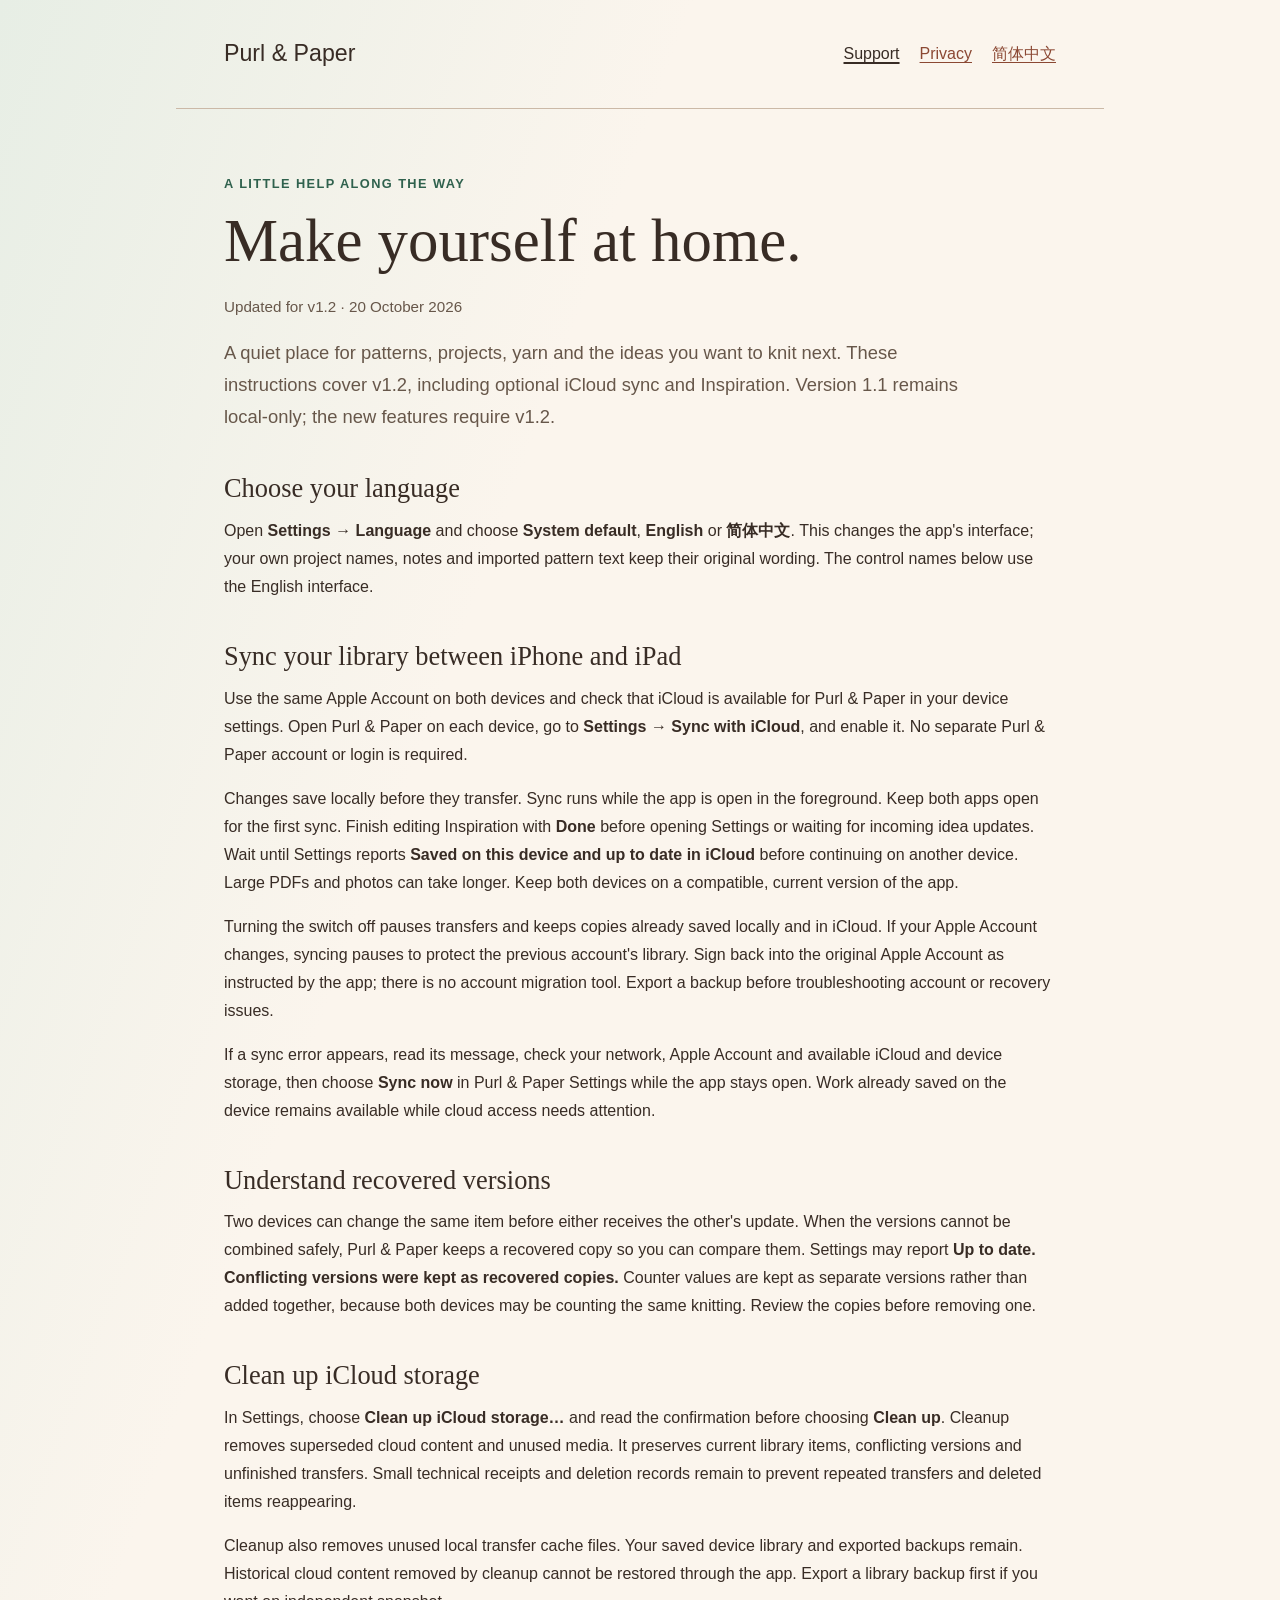
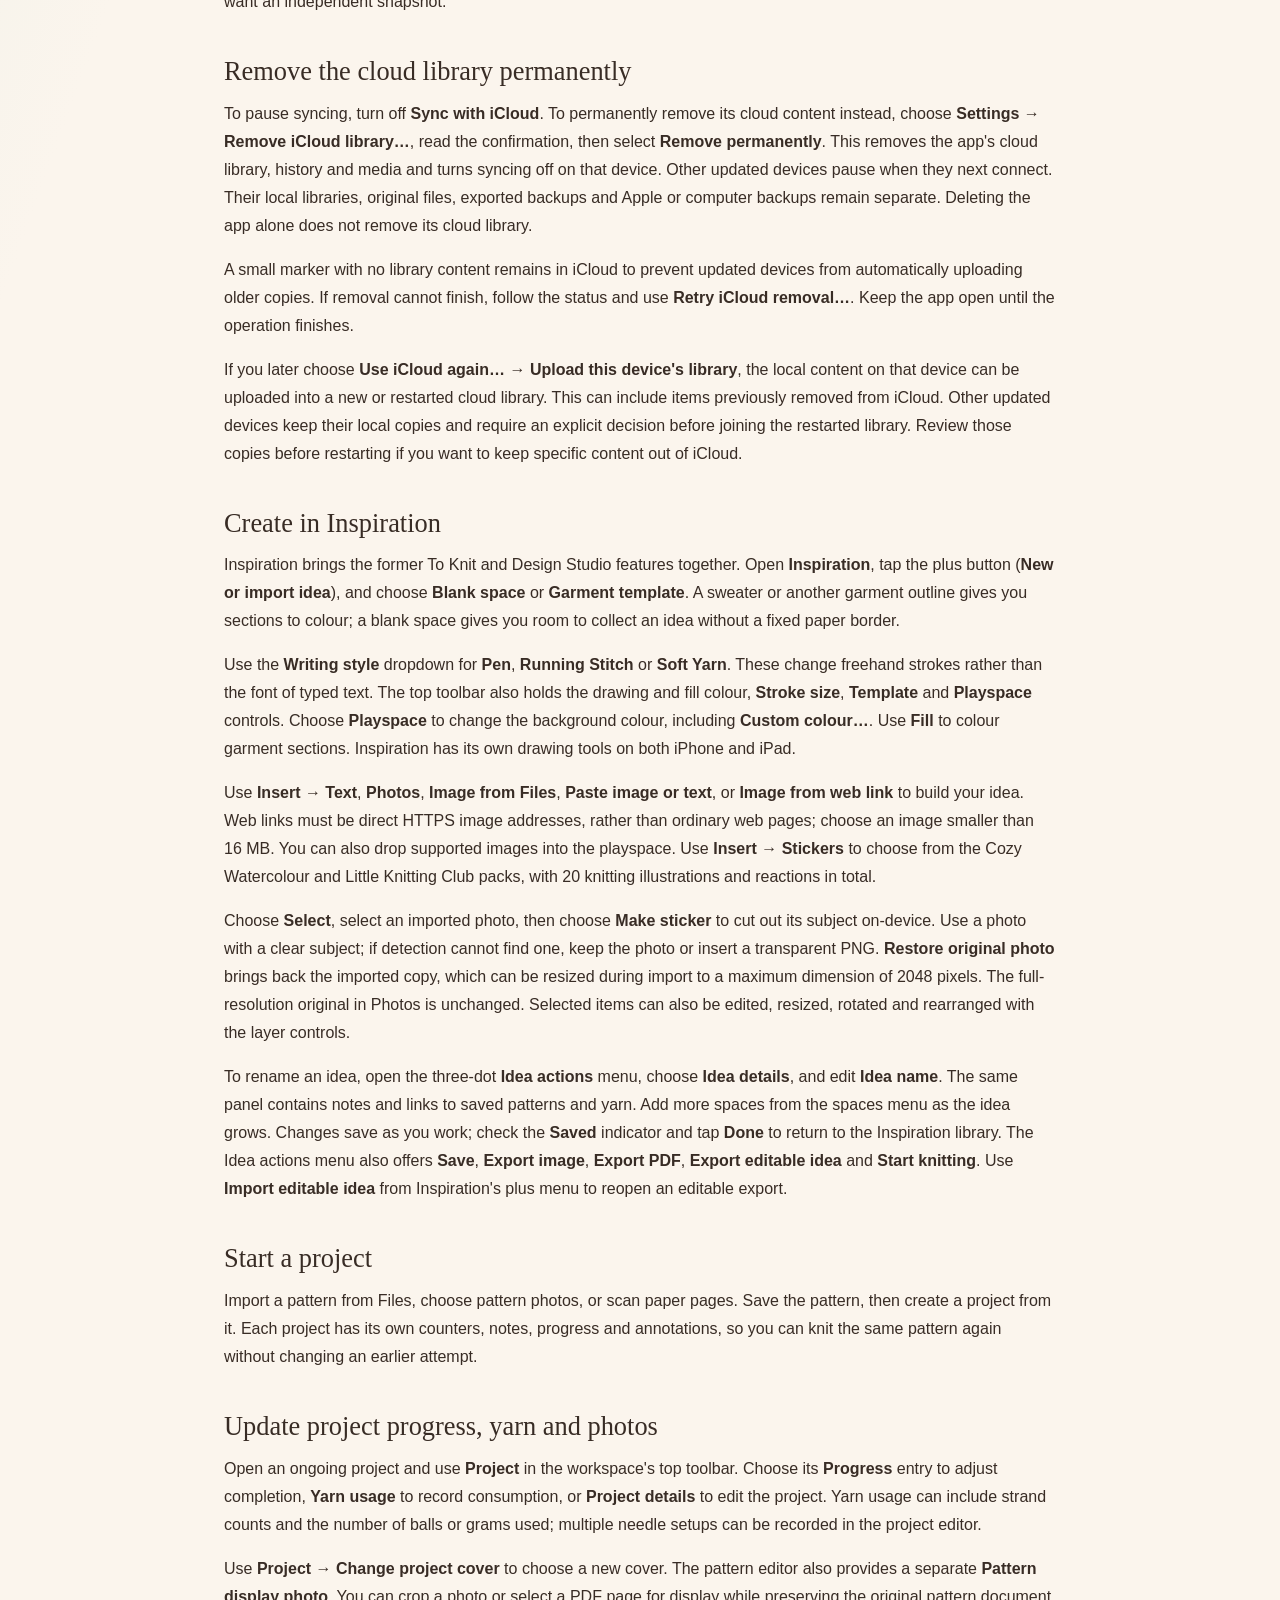
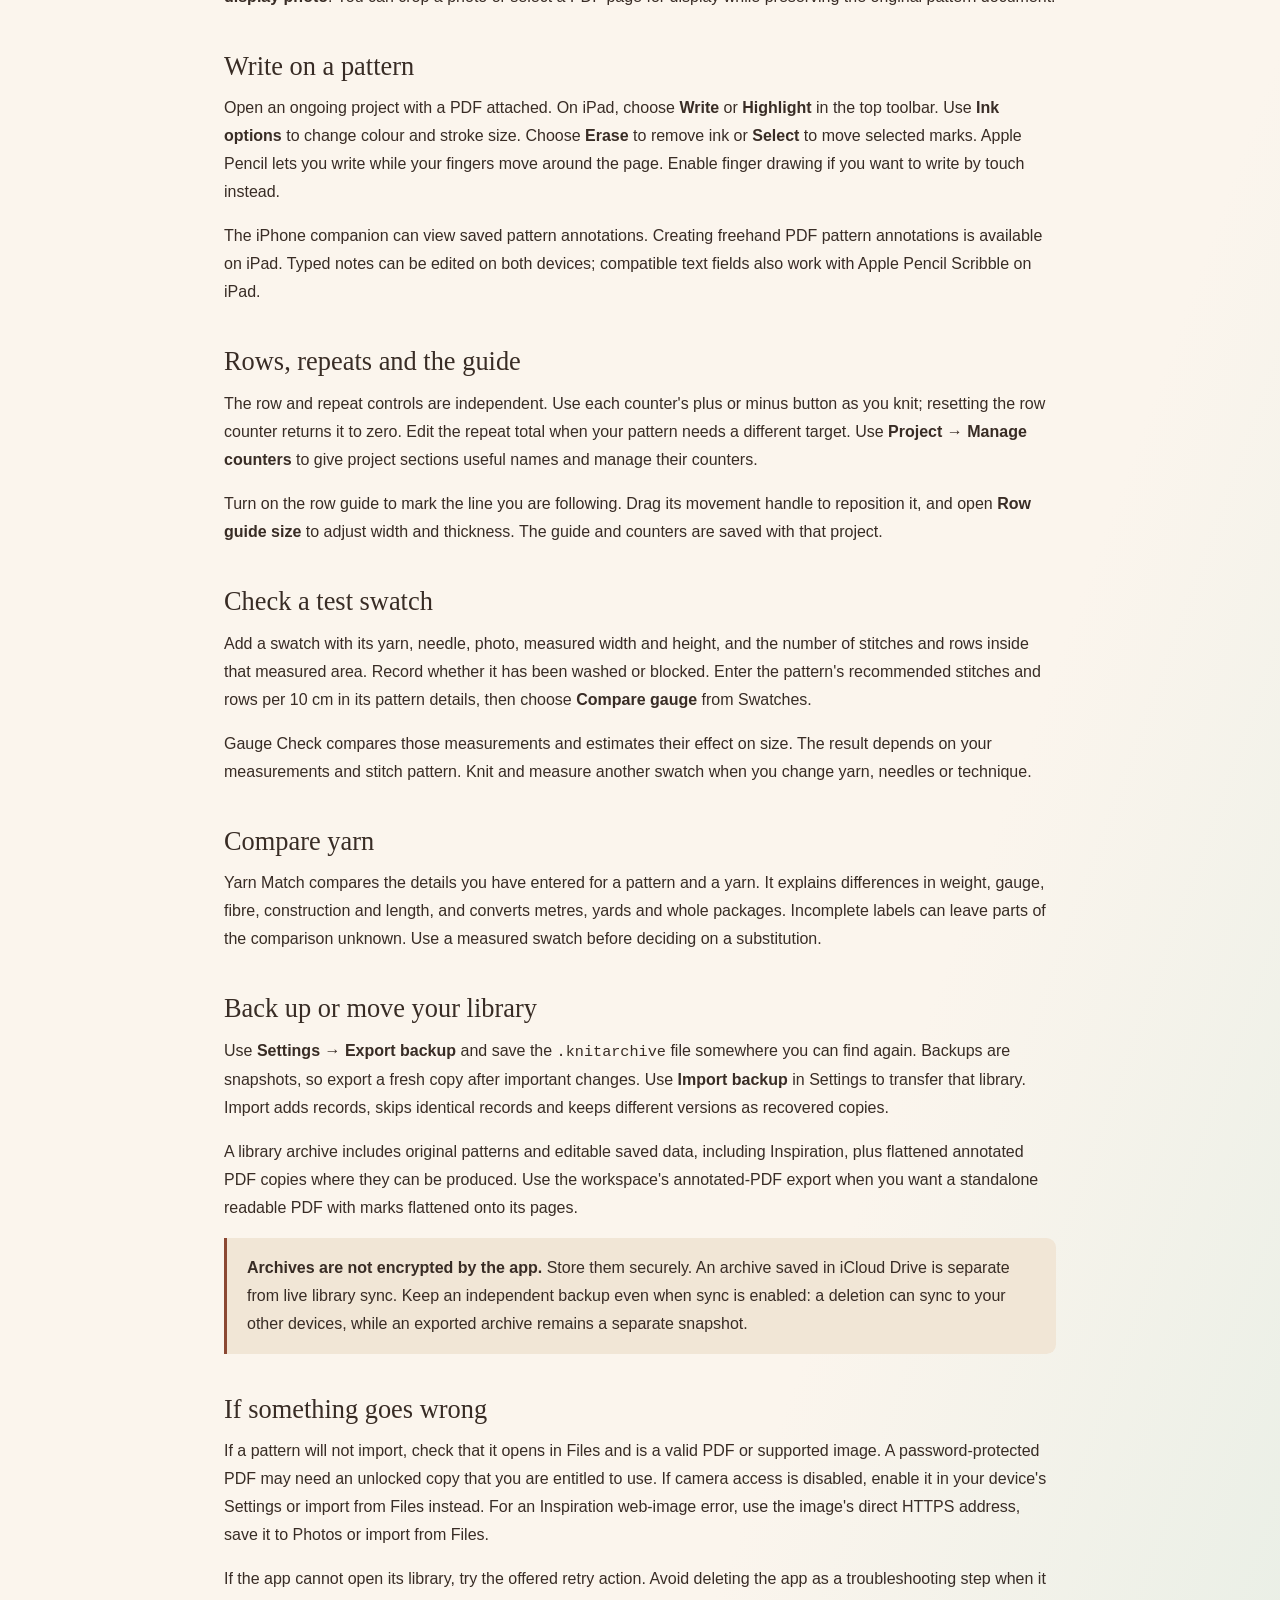
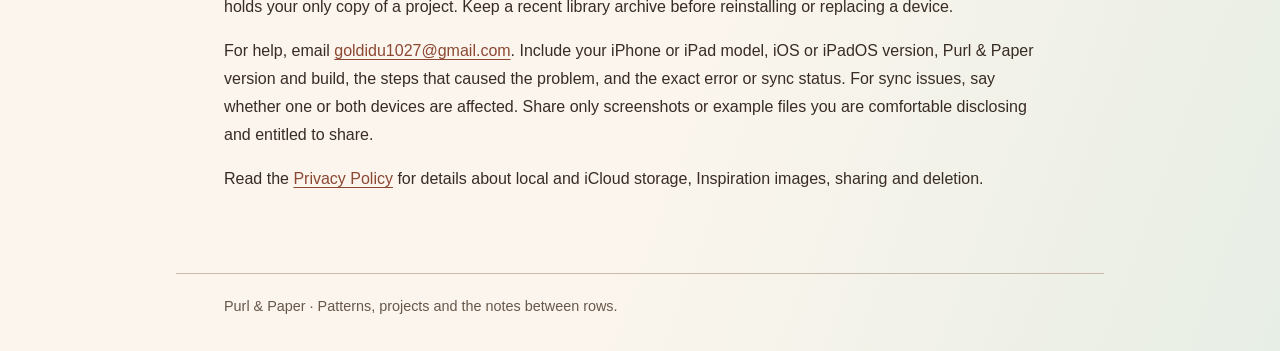
<file: support.html>
<!doctype html>
<html lang="en">
<head>
  <meta charset="utf-8">
  <meta name="viewport" content="width=device-width, initial-scale=1">
  <meta name="description" content="Help with iCloud sync, Inspiration, patterns, Apple Pencil annotations, counters, yarn, swatches and backups in Purl &amp; Paper v1.2.">
  <title>Support · Purl &amp; Paper</title>
  <link rel="stylesheet" href="styles.css">
</head>
<body>
  <a class="skip" href="#main">Skip to content</a>
  <header>
    <a class="brand" href="support.html">Purl &amp; Paper</a>
    <nav aria-label="Main"><a href="support.html" aria-current="page">Support</a><a href="privacy.html">Privacy</a><a lang="zh-Hans" href="support-zh.html">简体中文</a></nav>
  </header>
  <main id="main">
    <p class="eyebrow">A little help along the way</p>
    <h1>Make yourself at home.</h1>
    <p class="meta">Updated for v1.2 · 20 October 2026</p>
    <p class="intro">A quiet place for patterns, projects, yarn and the ideas you want to knit next. These instructions cover v1.2, including optional iCloud sync and Inspiration. Version 1.1 remains local-only; the new features require v1.2.</p>
    <h2>Choose your language</h2>
    <p>Open <strong>Settings → Language</strong> and choose <strong>System default</strong>, <strong>English</strong> or <strong>简体中文</strong>. This changes the app's interface; your own project names, notes and imported pattern text keep their original wording. The control names below use the English interface.</p>
    <h2>Sync your library between iPhone and iPad</h2>
    <p>Use the same Apple Account on both devices and check that iCloud is available for Purl &amp; Paper in your device settings. Open Purl &amp; Paper on each device, go to <strong>Settings → Sync with iCloud</strong>, and enable it. No separate Purl &amp; Paper account or login is required.</p>
    <p>Changes save locally before they transfer. Sync runs while the app is open in the foreground. Keep both apps open for the first sync. Finish editing Inspiration with <strong>Done</strong> before opening Settings or waiting for incoming idea updates. Wait until Settings reports <strong>Saved on this device and up to date in iCloud</strong> before continuing on another device. Large PDFs and photos can take longer. Keep both devices on a compatible, current version of the app.</p>
    <p>Turning the switch off pauses transfers and keeps copies already saved locally and in iCloud. If your Apple Account changes, syncing pauses to protect the previous account's library. Sign back into the original Apple Account as instructed by the app; there is no account migration tool. Export a backup before troubleshooting account or recovery issues.</p>
    <p>If a sync error appears, read its message, check your network, Apple Account and available iCloud and device storage, then choose <strong>Sync now</strong> in Purl &amp; Paper Settings while the app stays open. Work already saved on the device remains available while cloud access needs attention.</p>
    <h2>Understand recovered versions</h2>
    <p>Two devices can change the same item before either receives the other's update. When the versions cannot be combined safely, Purl &amp; Paper keeps a recovered copy so you can compare them. Settings may report <strong>Up to date. Conflicting versions were kept as recovered copies.</strong> Counter values are kept as separate versions rather than added together, because both devices may be counting the same knitting. Review the copies before removing one.</p>
    <h2>Clean up iCloud storage</h2>
    <p>In Settings, choose <strong>Clean up iCloud storage…</strong> and read the confirmation before choosing <strong>Clean up</strong>. Cleanup removes superseded cloud content and unused media. It preserves current library items, conflicting versions and unfinished transfers. Small technical receipts and deletion records remain to prevent repeated transfers and deleted items reappearing.</p>
    <p>Cleanup also removes unused local transfer cache files. Your saved device library and exported backups remain. Historical cloud content removed by cleanup cannot be restored through the app. Export a library backup first if you want an independent snapshot.</p>
    <h2>Remove the cloud library permanently</h2>
    <p>To pause syncing, turn off <strong>Sync with iCloud</strong>. To permanently remove its cloud content instead, choose <strong>Settings → Remove iCloud library…</strong>, read the confirmation, then select <strong>Remove permanently</strong>. This removes the app's cloud library, history and media and turns syncing off on that device. Other updated devices pause when they next connect. Their local libraries, original files, exported backups and Apple or computer backups remain separate. Deleting the app alone does not remove its cloud library.</p>
    <p>A small marker with no library content remains in iCloud to prevent updated devices from automatically uploading older copies. If removal cannot finish, follow the status and use <strong>Retry iCloud removal…</strong>. Keep the app open until the operation finishes.</p>
    <p>If you later choose <strong>Use iCloud again… → Upload this device's library</strong>, the local content on that device can be uploaded into a new or restarted cloud library. This can include items previously removed from iCloud. Other updated devices keep their local copies and require an explicit decision before joining the restarted library. Review those copies before restarting if you want to keep specific content out of iCloud.</p>
    <h2>Create in Inspiration</h2>
    <p>Inspiration brings the former To Knit and Design Studio features together. Open <strong>Inspiration</strong>, tap the plus button (<strong>New or import idea</strong>), and choose <strong>Blank space</strong> or <strong>Garment template</strong>. A sweater or another garment outline gives you sections to colour; a blank space gives you room to collect an idea without a fixed paper border.</p>
    <p>Use the <strong>Writing style</strong> dropdown for <strong>Pen</strong>, <strong>Running Stitch</strong> or <strong>Soft Yarn</strong>. These change freehand strokes rather than the font of typed text. The top toolbar also holds the drawing and fill colour, <strong>Stroke size</strong>, <strong>Template</strong> and <strong>Playspace</strong> controls. Choose <strong>Playspace</strong> to change the background colour, including <strong>Custom colour…</strong>. Use <strong>Fill</strong> to colour garment sections. Inspiration has its own drawing tools on both iPhone and iPad.</p>
    <p>Use <strong>Insert → Text</strong>, <strong>Photos</strong>, <strong>Image from Files</strong>, <strong>Paste image or text</strong>, or <strong>Image from web link</strong> to build your idea. Web links must be direct HTTPS image addresses, rather than ordinary web pages; choose an image smaller than 16 MB. You can also drop supported images into the playspace. Use <strong>Insert → Stickers</strong> to choose from the Cozy Watercolour and Little Knitting Club packs, with 20 knitting illustrations and reactions in total.</p>
    <p>Choose <strong>Select</strong>, select an imported photo, then choose <strong>Make sticker</strong> to cut out its subject on-device. Use a photo with a clear subject; if detection cannot find one, keep the photo or insert a transparent PNG. <strong>Restore original photo</strong> brings back the imported copy, which can be resized during import to a maximum dimension of 2048 pixels. The full-resolution original in Photos is unchanged. Selected items can also be edited, resized, rotated and rearranged with the layer controls.</p>
    <p>To rename an idea, open the three-dot <strong>Idea actions</strong> menu, choose <strong>Idea details</strong>, and edit <strong>Idea name</strong>. The same panel contains notes and links to saved patterns and yarn. Add more spaces from the spaces menu as the idea grows. Changes save as you work; check the <strong>Saved</strong> indicator and tap <strong>Done</strong> to return to the Inspiration library. The Idea actions menu also offers <strong>Save</strong>, <strong>Export image</strong>, <strong>Export PDF</strong>, <strong>Export editable idea</strong> and <strong>Start knitting</strong>. Use <strong>Import editable idea</strong> from Inspiration's plus menu to reopen an editable export.</p>
    <h2>Start a project</h2>
    <p>Import a pattern from Files, choose pattern photos, or scan paper pages. Save the pattern, then create a project from it. Each project has its own counters, notes, progress and annotations, so you can knit the same pattern again without changing an earlier attempt.</p>
    <h2>Update project progress, yarn and photos</h2>
    <p>Open an ongoing project and use <strong>Project</strong> in the workspace's top toolbar. Choose its <strong>Progress</strong> entry to adjust completion, <strong>Yarn usage</strong> to record consumption, or <strong>Project details</strong> to edit the project. Yarn usage can include strand counts and the number of balls or grams used; multiple needle setups can be recorded in the project editor.</p>
    <p>Use <strong>Project → Change project cover</strong> to choose a new cover. The pattern editor also provides a separate <strong>Pattern display photo</strong>. You can crop a photo or select a PDF page for display while preserving the original pattern document.</p>
    <h2>Write on a pattern</h2>
    <p>Open an ongoing project with a PDF attached. On iPad, choose <strong>Write</strong> or <strong>Highlight</strong> in the top toolbar. Use <strong>Ink options</strong> to change colour and stroke size. Choose <strong>Erase</strong> to remove ink or <strong>Select</strong> to move selected marks. Apple Pencil lets you write while your fingers move around the page. Enable finger drawing if you want to write by touch instead.</p>
    <p>The iPhone companion can view saved pattern annotations. Creating freehand PDF pattern annotations is available on iPad. Typed notes can be edited on both devices; compatible text fields also work with Apple Pencil Scribble on iPad.</p>
    <h2>Rows, repeats and the guide</h2>
    <p>The row and repeat controls are independent. Use each counter's plus or minus button as you knit; resetting the row counter returns it to zero. Edit the repeat total when your pattern needs a different target. Use <strong>Project → Manage counters</strong> to give project sections useful names and manage their counters.</p>
    <p>Turn on the row guide to mark the line you are following. Drag its movement handle to reposition it, and open <strong>Row guide size</strong> to adjust width and thickness. The guide and counters are saved with that project.</p>
    <h2>Check a test swatch</h2>
    <p>Add a swatch with its yarn, needle, photo, measured width and height, and the number of stitches and rows inside that measured area. Record whether it has been washed or blocked. Enter the pattern's recommended stitches and rows per 10 cm in its pattern details, then choose <strong>Compare gauge</strong> from Swatches.</p>
    <p>Gauge Check compares those measurements and estimates their effect on size. The result depends on your measurements and stitch pattern. Knit and measure another swatch when you change yarn, needles or technique.</p>
    <h2>Compare yarn</h2>
    <p>Yarn Match compares the details you have entered for a pattern and a yarn. It explains differences in weight, gauge, fibre, construction and length, and converts metres, yards and whole packages. Incomplete labels can leave parts of the comparison unknown. Use a measured swatch before deciding on a substitution.</p>
    <h2>Back up or move your library</h2>
    <p>Use <strong>Settings → Export backup</strong> and save the <code>.knitarchive</code> file somewhere you can find again. Backups are snapshots, so export a fresh copy after important changes. Use <strong>Import backup</strong> in Settings to transfer that library. Import adds records, skips identical records and keeps different versions as recovered copies.</p>
    <p>A library archive includes original patterns and editable saved data, including Inspiration, plus flattened annotated PDF copies where they can be produced. Use the workspace's annotated-PDF export when you want a standalone readable PDF with marks flattened onto its pages.</p>
    <p class="note"><strong>Archives are not encrypted by the app.</strong> Store them securely. An archive saved in iCloud Drive is separate from live library sync. Keep an independent backup even when sync is enabled: a deletion can sync to your other devices, while an exported archive remains a separate snapshot.</p>
    <h2>If something goes wrong</h2>
    <p>If a pattern will not import, check that it opens in Files and is a valid PDF or supported image. A password-protected PDF may need an unlocked copy that you are entitled to use. If camera access is disabled, enable it in your device's Settings or import from Files instead. For an Inspiration web-image error, use the image's direct HTTPS address, save it to Photos or import from Files.</p>
    <p>If the app cannot open its library, try the offered retry action. Avoid deleting the app as a troubleshooting step when it holds your only copy of a project. Keep a recent library archive before reinstalling or replacing a device.</p>
    <p>For help, email <a href="mailto:goldidu1027@gmail.com">goldidu1027@gmail.com</a>. Include your iPhone or iPad model, iOS or iPadOS version, Purl &amp; Paper version and build, the steps that caused the problem, and the exact error or sync status. For sync issues, say whether one or both devices are affected. Share only screenshots or example files you are comfortable disclosing and entitled to share.</p>
    <p>Read the <a href="privacy.html">Privacy Policy</a> for details about local and iCloud storage, Inspiration images, sharing and deletion.</p>
  </main>
  <footer>Purl &amp; Paper · Patterns, projects and the notes between rows.</footer>
</body>
</html>
</file>
<file: styles.css>
:root {
  color-scheme: light;
  --paper: #fbf5ed;
  --linen: #f1e6d6;
  --sage: #e7eee5;
  --ink: #382c25;
  --muted: #67574a;
  --accent: #8b4833;
  --forest: #2f614d;
  --line: #cbb9a7;
  --shadow: rgb(56 44 37 / .08);
}
* { box-sizing: border-box; }
html { background: var(--sage); }
body { min-height: 100vh; margin: 0; background: linear-gradient(110deg, var(--sage), var(--paper) 22%, var(--paper) 78%, var(--sage)); color: var(--ink); font: 1rem/1.75 -apple-system, BlinkMacSystemFont, "Segoe UI", "PingFang SC", sans-serif; }
a { color: var(--accent); text-underline-offset: .2em; text-decoration-thickness: .08em; }
a:hover { text-decoration-thickness: .15em; }
a:focus-visible { outline: 3px solid var(--forest); outline-offset: 5px; border-radius: 4px; }
.skip { position: absolute; left: 1rem; top: -6rem; padding: .5rem 1rem; background: var(--paper); z-index: 1; }
.skip:focus { top: 1rem; }
header, main, footer { width: min(100%, 58rem); margin: 0 auto; padding-left: clamp(1.25rem, 5vw, 3rem); padding-right: clamp(1.25rem, 5vw, 3rem); }
header { display: flex; align-items: center; justify-content: space-between; gap: 1rem; flex-wrap: wrap; padding-top: 2rem; padding-bottom: 2rem; border-bottom: 1px solid var(--line); }
.brand { color: var(--ink); font: 1.45rem/1.2 -apple-system, BlinkMacSystemFont, "Segoe UI", "PingFang SC", sans-serif; text-decoration: none; }
nav { display: flex; flex-wrap: wrap; gap: .25rem 1.25rem; }
nav a { display: inline-flex; align-items: center; min-height: 44px; }
nav [aria-current="page"] { color: var(--ink); text-decoration-thickness: .15em; }
main { padding-top: clamp(2rem, 5vw, 4rem); padding-bottom: 4rem; }
.eyebrow { margin: 0 0 .6rem; color: var(--forest); font-size: .8rem; letter-spacing: .11em; text-transform: uppercase; font-weight: 700; }
h1, h2 { font-family: Georgia, "Times New Roman", "Songti SC", serif; font-weight: 400; line-height: 1.2; text-wrap: balance; }
h1 { font-size: clamp(2.4rem, 6vw, 3.8rem); margin: 0 0 1rem; }
h2 { font-size: 1.65rem; margin: 2.5rem 0 .6rem; }
p { margin: .75rem 0 1rem; }
.intro { max-width: 46rem; font-size: 1.15rem; color: var(--muted); }
.meta { color: var(--muted); font-size: .95rem; }
.note { padding: 1rem 1.25rem; background: var(--linen); border-left: 3px solid var(--accent); border-radius: 0 .6rem .6rem 0; }
.link-grid { display: grid; grid-template-columns: repeat(auto-fit, minmax(min(100%, 18rem), 1fr)); gap: 1rem; margin-top: 2.5rem; }
.link-card { display: flex; flex-direction: column; gap: .35rem; min-height: 10rem; padding: 1.4rem; color: var(--ink); background: rgb(255 250 244 / .82); border: 1px solid var(--line); border-radius: 1rem; box-shadow: 0 .4rem 1.2rem var(--shadow); text-decoration: none; }
.link-card strong { color: var(--forest); font: 1.55rem/1.25 Georgia, "Times New Roman", "Songti SC", serif; }
.link-card span { color: var(--muted); }
strong { font-weight: 650; }
code { font-size: .95em; overflow-wrap: anywhere; }
footer { border-top: 1px solid var(--line); padding-top: 1.25rem; padding-bottom: 2rem; color: var(--muted); font-size: .9rem; }
@media (max-width: 34rem) { header { align-items: flex-start; } nav { width: 100%; } h1 { font-size: 2.45rem; } }
@media (prefers-contrast: more) { :root { --muted: #382c25; --accent: #743822; --line: #786454; } }
@media (prefers-reduced-motion: no-preference) { .link-card { transition: transform .16s ease, box-shadow .16s ease; } .link-card:hover { transform: translateY(-2px); box-shadow: 0 .6rem 1.5rem rgb(56 44 37 / .12); } }
@media print { header, footer, .skip { display: none; } html, body { background: white; } main { max-width: none; padding: 0; } h2 { break-after: avoid; } a { color: black; } }
</file>
